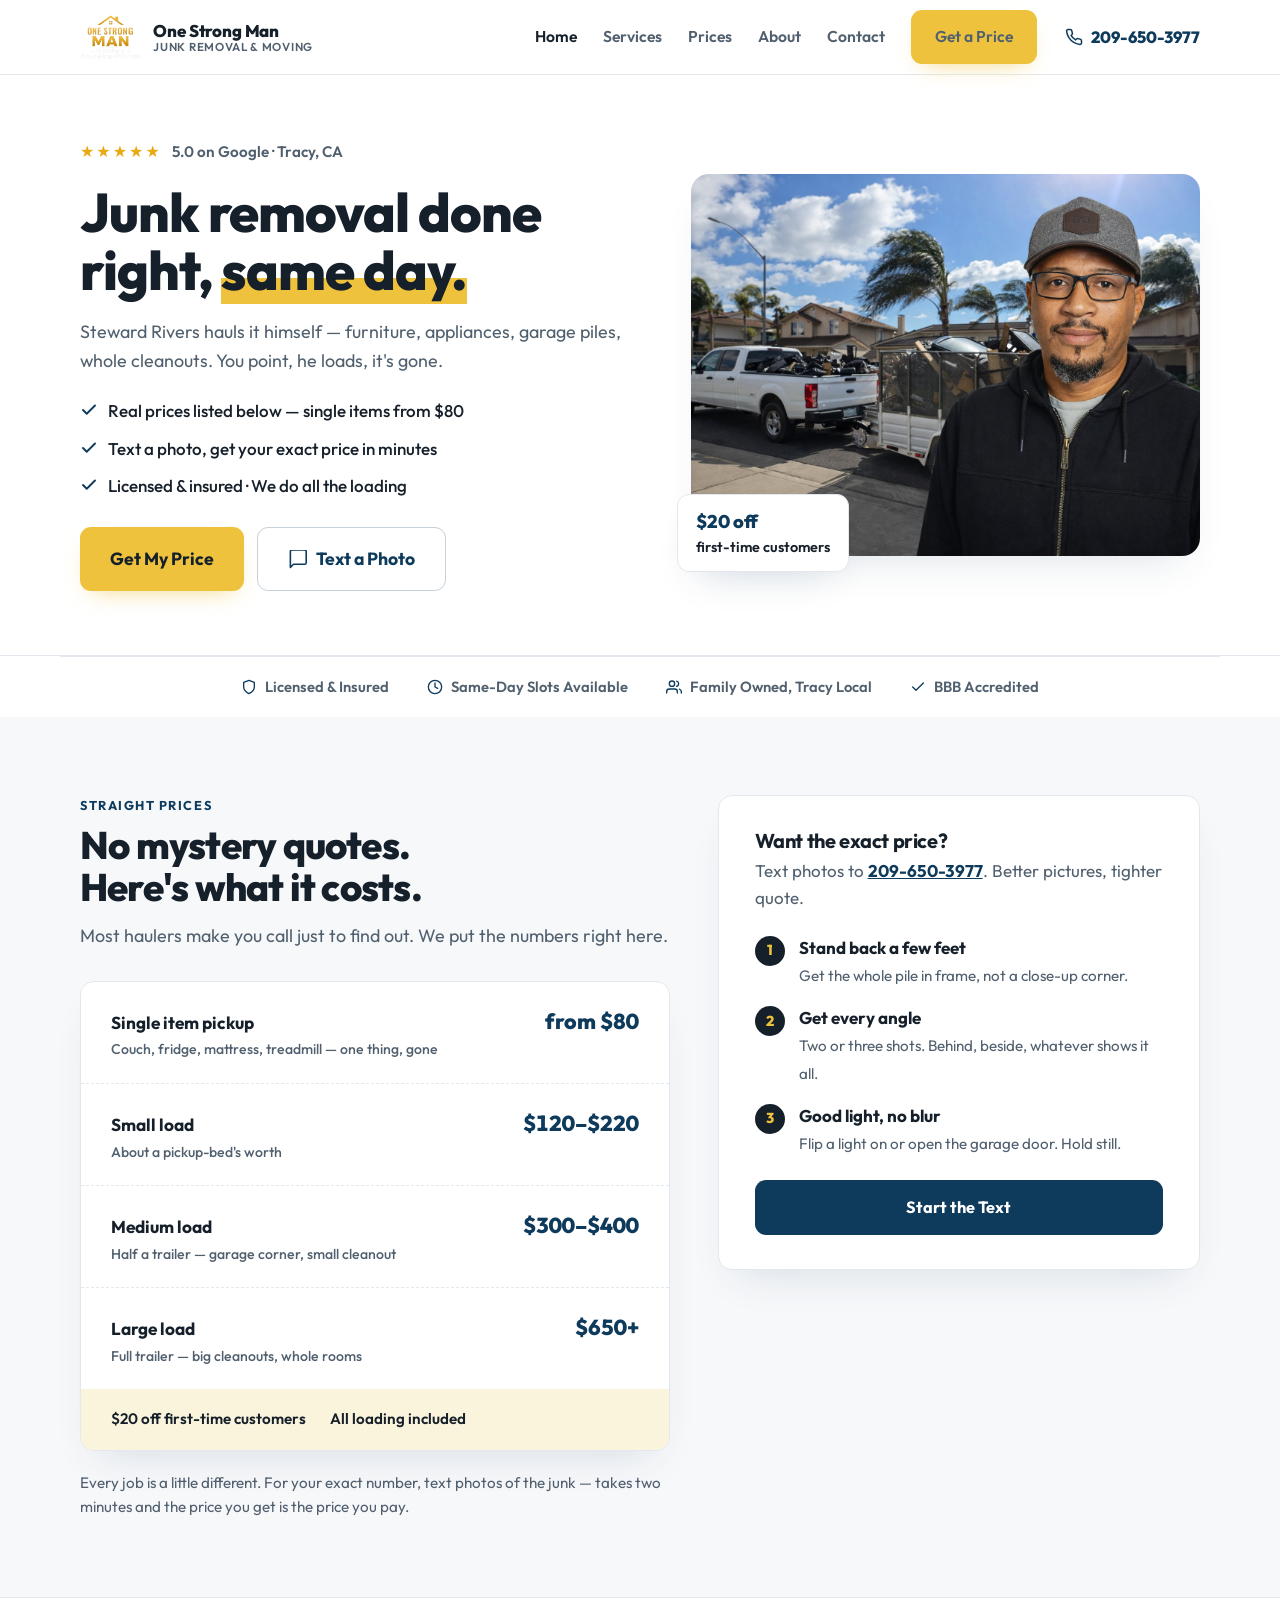
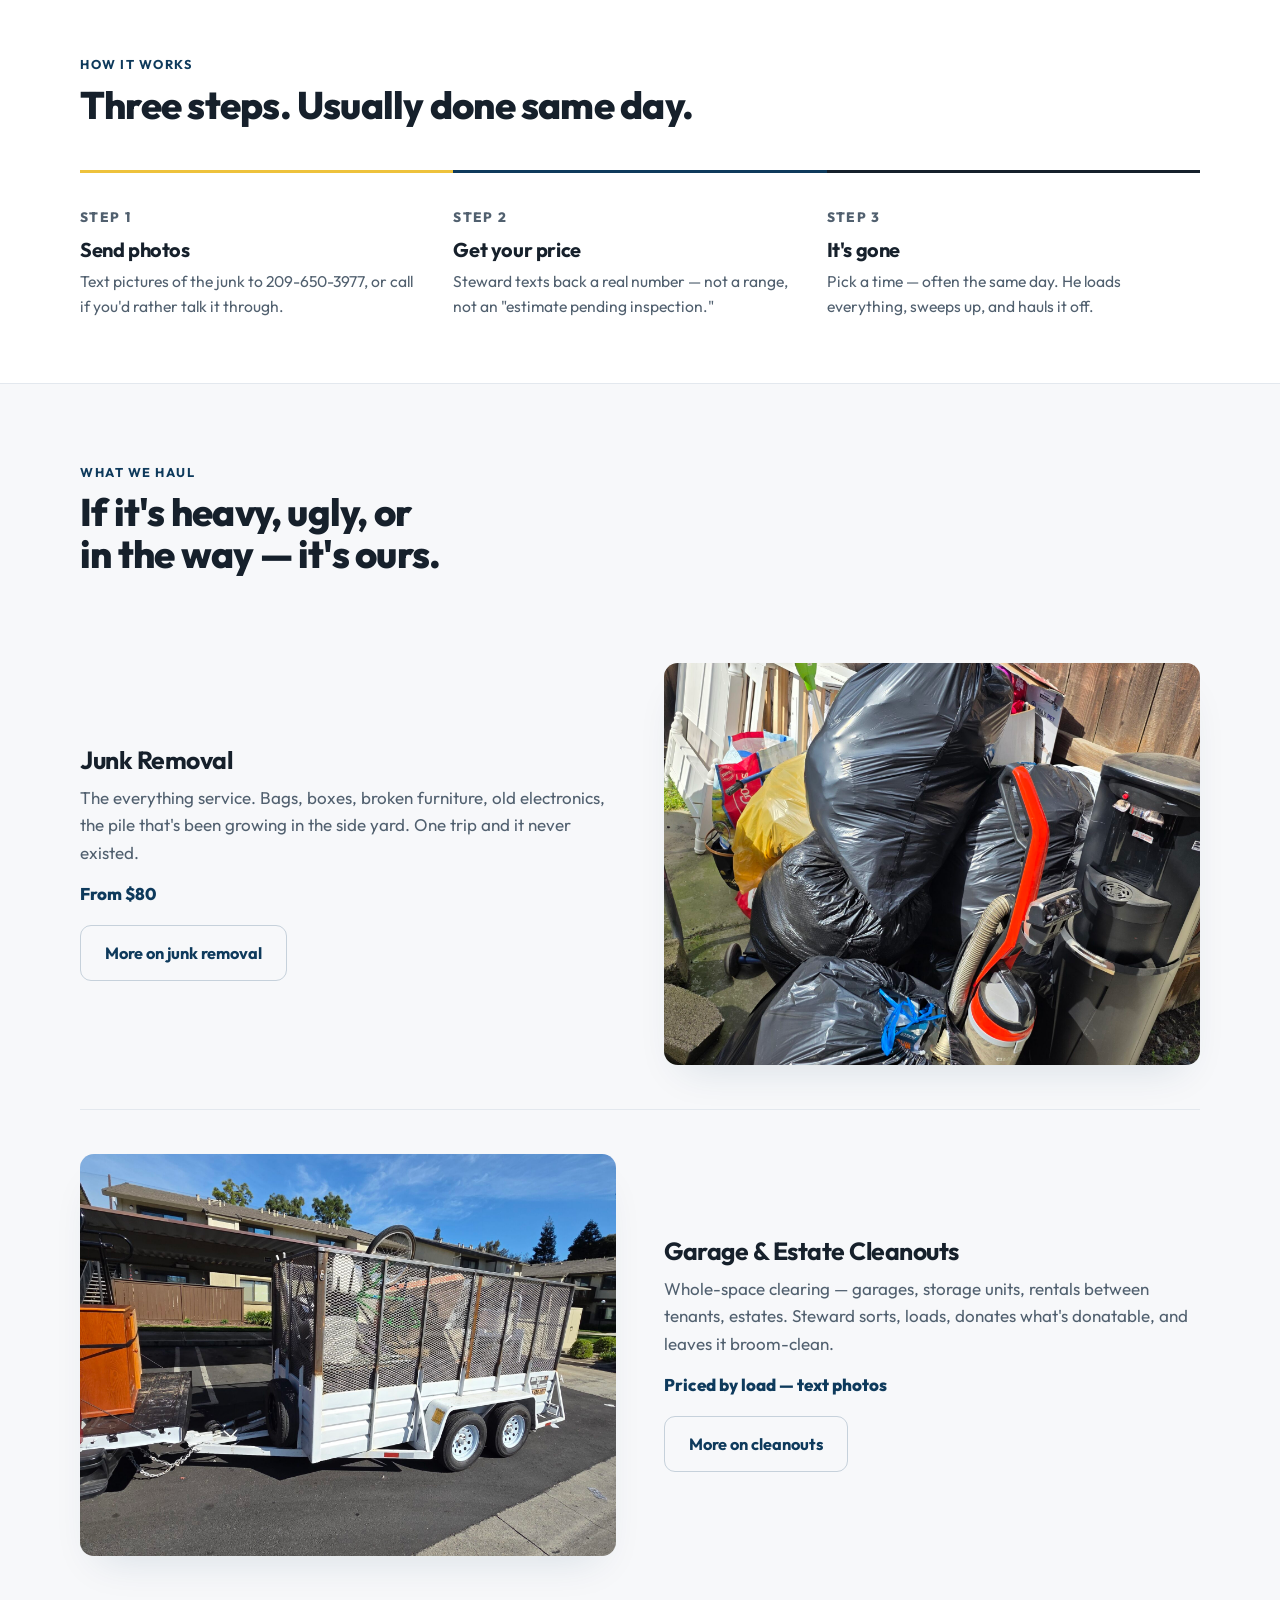
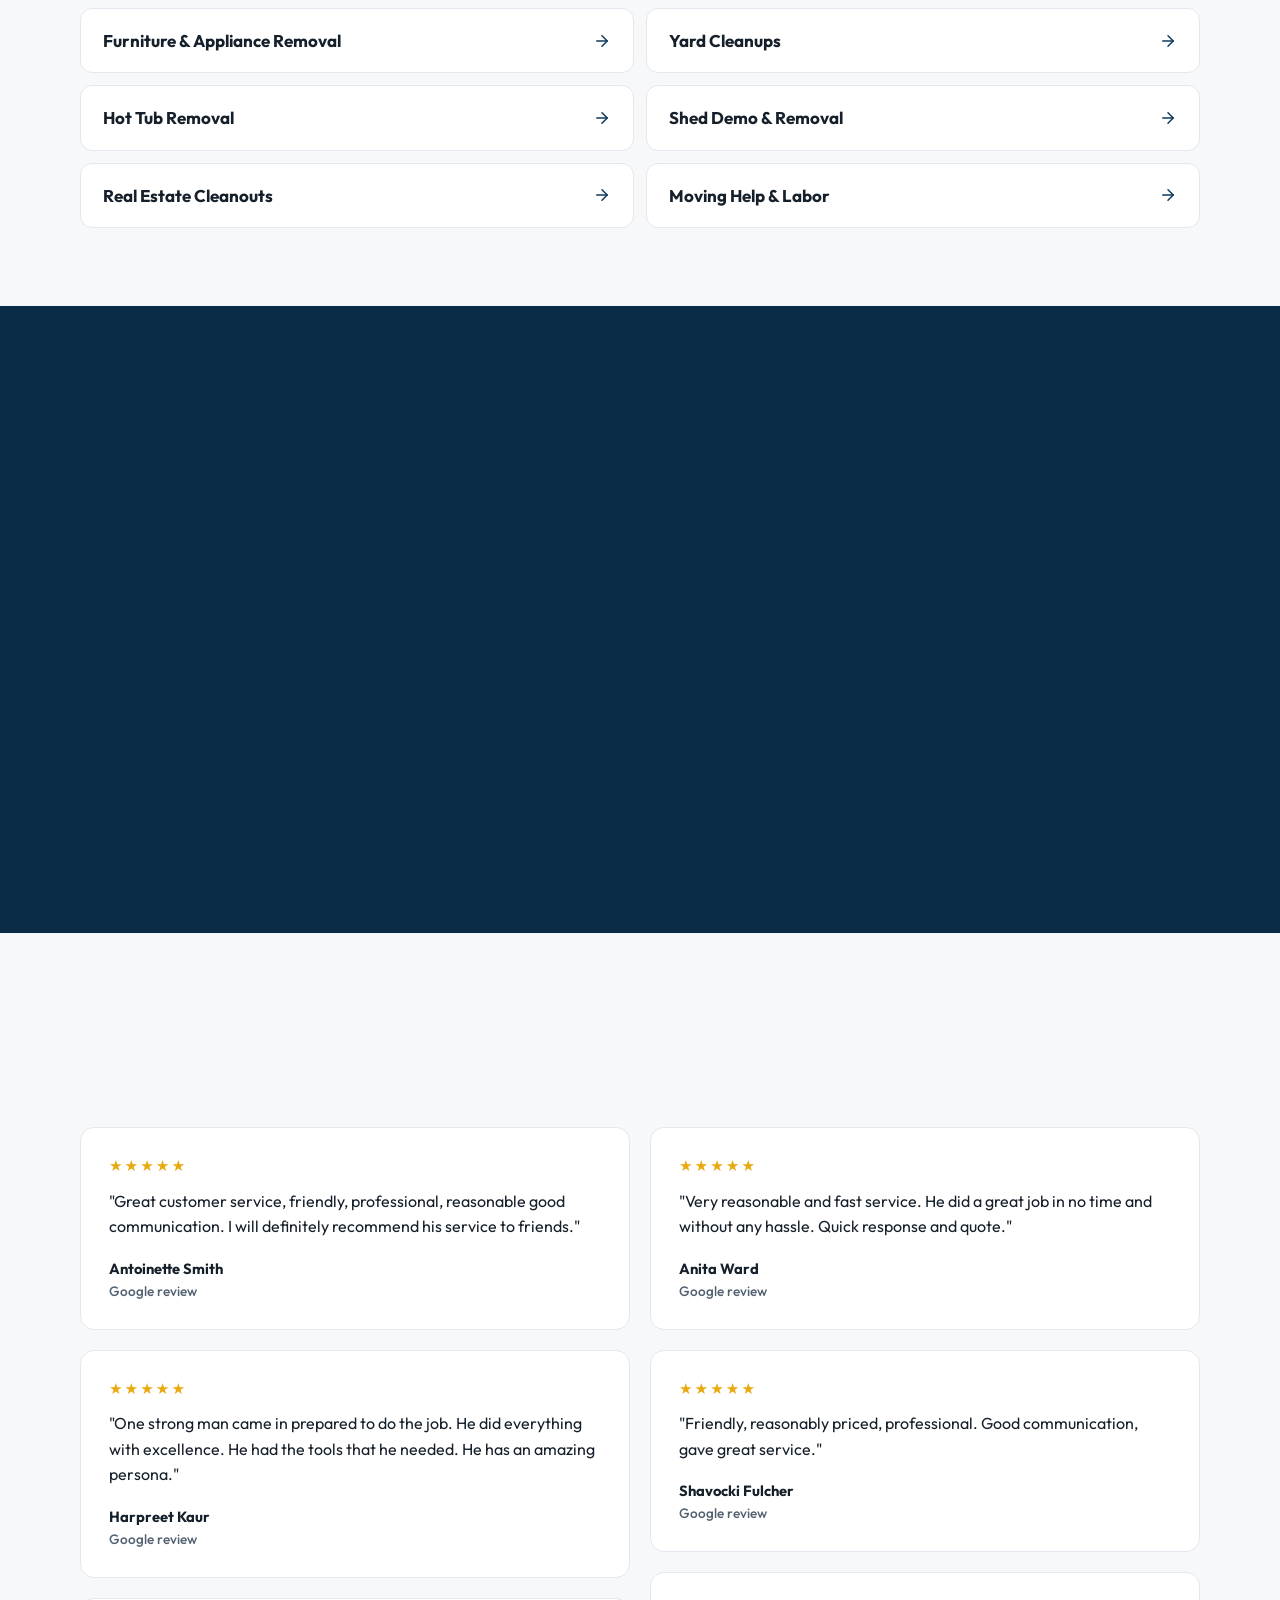
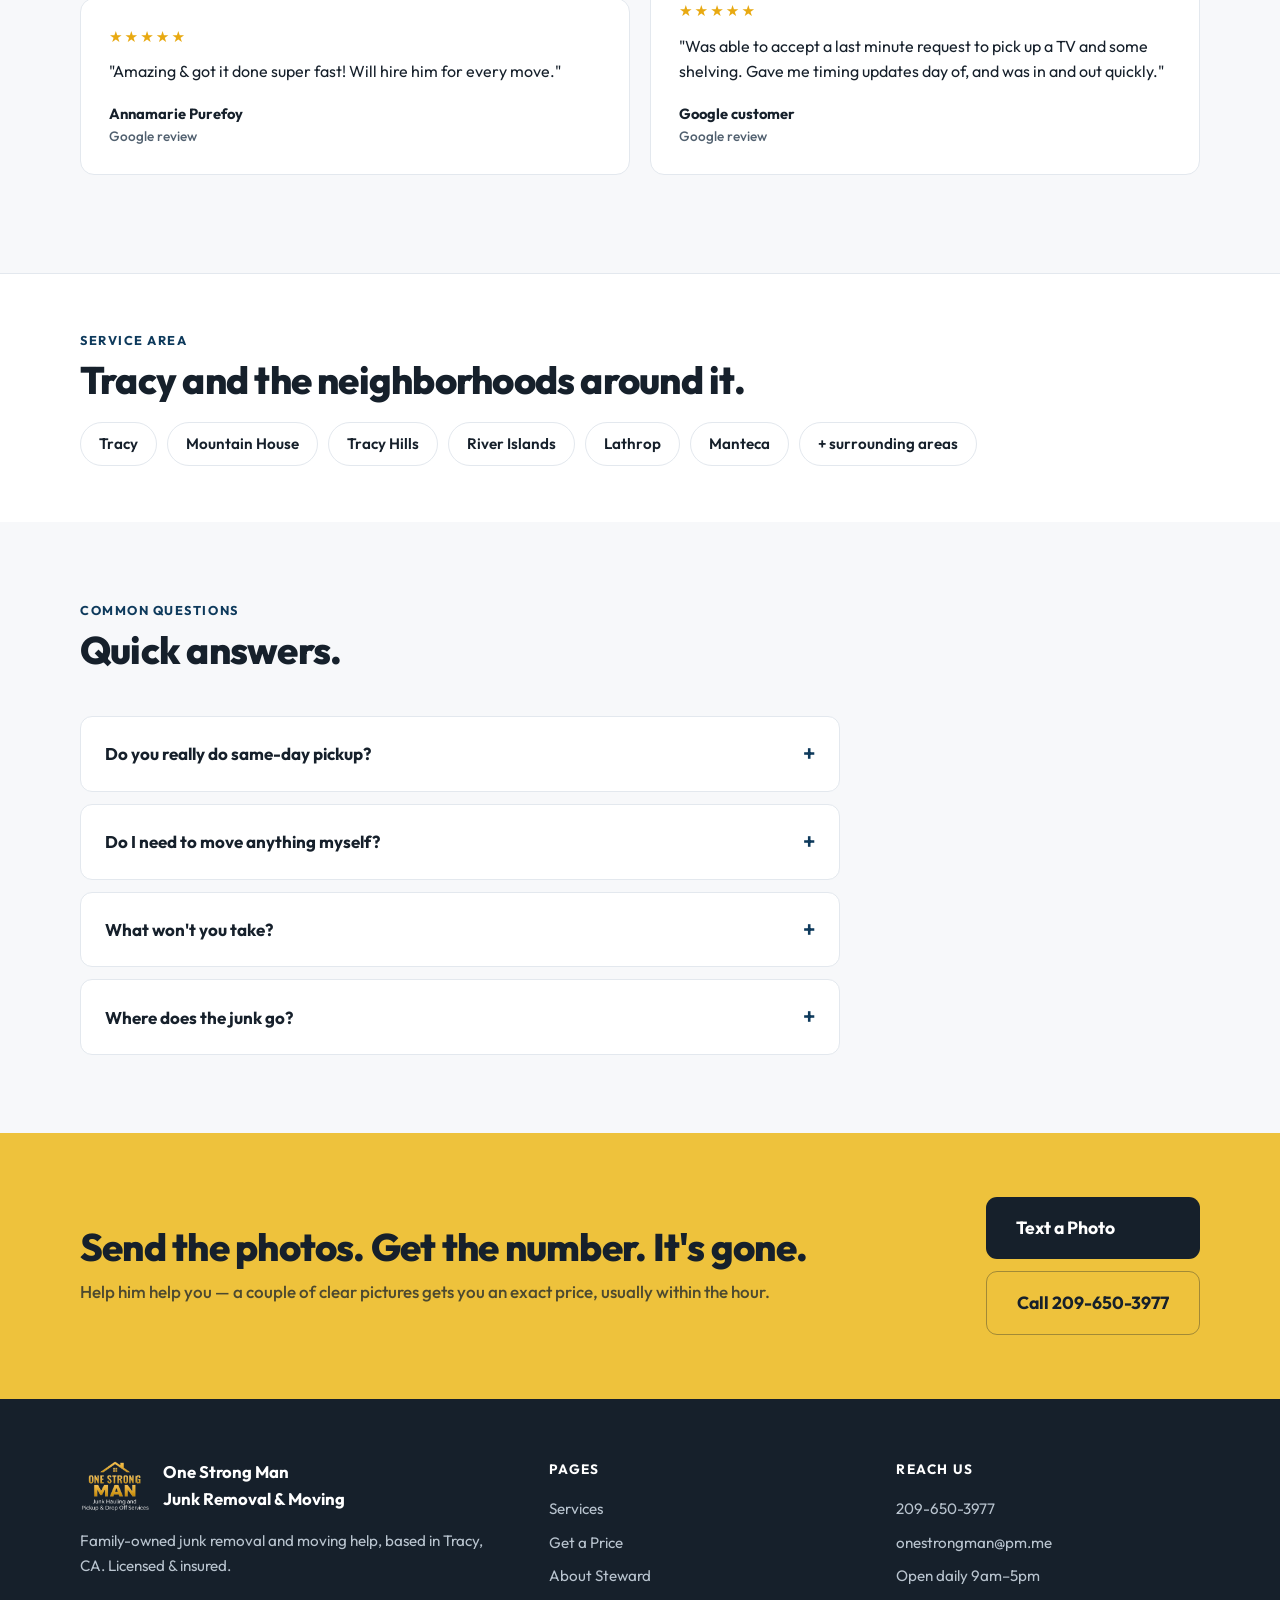
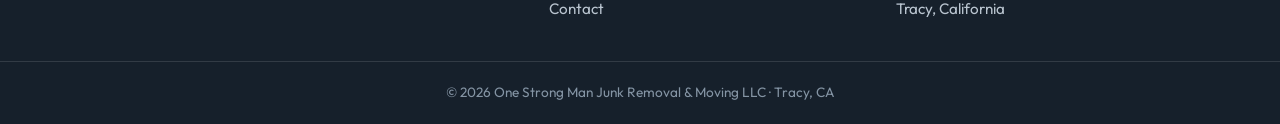
<file: docs/index.html>
<!DOCTYPE html>
<html lang="en">
<head>
<meta charset="UTF-8">
<meta name="viewport" content="width=device-width, initial-scale=1.0">
<title>Junk Removal in Tracy, CA — Same-Day, Upfront Prices | One Strong Man</title>
<meta name="description" content="Same-day junk removal in Tracy, CA with real prices listed upfront. Single items from $80. Text a photo, get your price in minutes. Licensed & insured. Call or text 209-650-3977.">
<link rel="preconnect" href="https://fonts.googleapis.com">
<link rel="preconnect" href="https://fonts.gstatic.com" crossorigin>
<link href="https://fonts.googleapis.com/css2?family=Outfit:wght@400;500;600;700;800&display=swap" rel="stylesheet">
<link rel="stylesheet" href="css/styles.css">
<link rel="icon" type="image/png" href="img/osm-badge.png">
<script type="application/ld+json">
{
  "@context": "https://schema.org",
  "@type": "LocalBusiness",
  "name": "One Strong Man Junk Removal & Moving",
  "image": "img/steward-hero.jpg",
  "url": "https://onestrongman209.com/",
  "telephone": "+1-209-650-3977",
  "email": "onestrongman@pm.me",
  "priceRange": "$80 - $650+",
  "address": { "@type": "PostalAddress", "addressLocality": "Tracy", "addressRegion": "CA", "addressCountry": "US" },
  "areaServed": ["Tracy CA", "Mountain House CA", "Tracy Hills CA", "River Islands CA", "Lathrop CA", "Manteca CA"],
  "openingHoursSpecification": {
    "@type": "OpeningHoursSpecification",
    "dayOfWeek": ["Monday","Tuesday","Wednesday","Thursday","Friday","Saturday","Sunday"],
    "opens": "09:00", "closes": "17:00"
  },
  "founder": { "@type": "Person", "name": "Steward Rivers" },
  "sameAs": ["https://www.instagram.com/1strongman209"]
}
</script>
</head>
<body>

<header class="site-header">
  <div class="wrap">
    <a class="brand" href="index.html">
      <span class="rotating-logo"><img class="badge" src="img/osm-badge.png" alt="One Strong Man LLC badge"></span>
      <span class="brand-text"><strong>One Strong Man</strong><span>Junk Removal &amp; Moving</span></span>
    </a>
    <nav class="site-nav" id="siteNav">
      <a href="index.html" aria-current="page">Home</a>
      <a href="services.html">Services</a>
      <a href="index.html#prices">Prices</a>
      <a href="about.html">About</a>
      <a href="contact.html">Contact</a>
      <a class="btn btn-accent" href="quote.html">Get a Price</a>
    </nav>
    <a class="header-phone" href="tel:+12096503977">
      <svg width="18" height="18" viewBox="0 0 24 24" fill="none" stroke="currentColor" stroke-width="2" stroke-linecap="round" stroke-linejoin="round"><path d="M22 16.92v3a2 2 0 0 1-2.18 2 19.79 19.79 0 0 1-8.63-3.07 19.5 19.5 0 0 1-6-6 19.79 19.79 0 0 1-3.07-8.67A2 2 0 0 1 4.11 2h3a2 2 0 0 1 2 1.72c.127.96.361 1.903.7 2.81a2 2 0 0 1-.45 2.11L8.09 9.91a16 16 0 0 0 6 6l1.27-1.27a2 2 0 0 1 2.11-.45c.907.339 1.85.573 2.81.7A2 2 0 0 1 22 16.92z"/></svg>
      <span class="phone-num">209-650-3977</span>
    </a>
    <button class="nav-toggle" id="navToggle" aria-label="Open menu" aria-expanded="false">
      <svg width="26" height="26" viewBox="0 0 24 24" fill="none" stroke="currentColor" stroke-width="2" stroke-linecap="round"><line x1="3" y1="7" x2="21" y2="7"/><line x1="3" y1="12" x2="21" y2="12"/><line x1="3" y1="17" x2="21" y2="17"/></svg>
    </button>
  </div>
</header>

<section class="hero">
  <div class="wrap">
    <div class="hero-copy">
      <div class="rating"><span class="stars">★★★★★</span> 5.0 on Google · Tracy, CA</div>
      <h1>Junk removal done right, <span class="mark">same day.</span></h1>
      <p class="lead">Steward Rivers hauls it himself — furniture, appliances, garage piles, whole cleanouts. You point, he loads, it's gone.</p>
      <ul class="hero-points">
        <li><svg width="18" height="18" viewBox="0 0 24 24" fill="none" stroke="currentColor" stroke-width="2.5" stroke-linecap="round" stroke-linejoin="round"><polyline points="20 6 9 17 4 12"/></svg>Real prices listed below — single items from $80</li>
        <li><svg width="18" height="18" viewBox="0 0 24 24" fill="none" stroke="currentColor" stroke-width="2.5" stroke-linecap="round" stroke-linejoin="round"><polyline points="20 6 9 17 4 12"/></svg>Text a photo, get your exact price in minutes</li>
        <li><svg width="18" height="18" viewBox="0 0 24 24" fill="none" stroke="currentColor" stroke-width="2.5" stroke-linecap="round" stroke-linejoin="round"><polyline points="20 6 9 17 4 12"/></svg>Licensed &amp; insured · We do all the loading</li>
      </ul>
      <div class="hero-ctas">
        <a class="btn btn-accent btn-lg" href="quote.html">Get My Price</a>
        <a class="btn btn-ghost btn-lg" href="sms:+12096503977?&body=Hi%20Steward%2C%20I%20need%20some%20junk%20gone.%20Photos%20coming%20right%20up.">
          <svg width="19" height="19" viewBox="0 0 24 24" fill="none" stroke="currentColor" stroke-width="2" stroke-linecap="round" stroke-linejoin="round"><path d="M23 19a2 2 0 0 1-2 2H7l-4 4V5a2 2 0 0 1 2-2h16a2 2 0 0 1 2 2z" transform="translate(0 -3)"/></svg>
          Text a Photo
        </a>
      </div>
    </div>
    <div class="hero-media">
      <img src="img/steward-hero.jpg" alt="Steward Rivers with his One Strong Man truck and loaded trailer in Tracy, CA" fetchpriority="high">
      <div class="snap"><strong>$20 off</strong>first-time customers</div>
    </div>
  </div>
</section>

<div class="trust-strip">
  <div class="wrap">
    <span><svg width="16" height="16" viewBox="0 0 24 24" fill="none" stroke="currentColor" stroke-width="2" stroke-linecap="round" stroke-linejoin="round"><path d="M12 22s8-4 8-10V5l-8-3-8 3v7c0 6 8 10 8 10z"/></svg>Licensed &amp; Insured</span>
    <span><svg width="16" height="16" viewBox="0 0 24 24" fill="none" stroke="currentColor" stroke-width="2" stroke-linecap="round" stroke-linejoin="round"><circle cx="12" cy="12" r="10"/><polyline points="12 6 12 12 16 14"/></svg>Same-Day Slots Available</span>
    <span><svg width="16" height="16" viewBox="0 0 24 24" fill="none" stroke="currentColor" stroke-width="2" stroke-linecap="round" stroke-linejoin="round"><path d="M17 21v-2a4 4 0 0 0-4-4H5a4 4 0 0 0-4 4v2"/><circle cx="9" cy="7" r="4"/><path d="M23 21v-2a4 4 0 0 0-3-3.87"/><path d="M16 3.13a4 4 0 0 1 0 7.75"/></svg>Family Owned, Tracy Local</span>
    <span><svg width="16" height="16" viewBox="0 0 24 24" fill="none" stroke="currentColor" stroke-width="2" stroke-linecap="round" stroke-linejoin="round"><polyline points="20 6 9 17 4 12"/></svg>BBB Accredited</span>
  </div>
</div>

<section class="section" id="prices">
  <div class="wrap">
    <div class="price-grid">
      <div class="reveal">
        <span class="kicker">Straight Prices</span>
        <h2>No mystery quotes. Here's what it costs.</h2>
        <p class="lead" style="margin:14px 0 30px;">Most haulers make you call just to find out. We put the numbers right here.</p>
        <div class="price-board">
          <div class="price-row"><div class="price-name">Single item pickup<small>Couch, fridge, mattress, treadmill — one thing, gone</small></div><div class="price-num">from $80</div></div>
          <div class="price-row"><div class="price-name">Small load<small>About a pickup-bed's worth</small></div><div class="price-num">$120–$220</div></div>
          <div class="price-row"><div class="price-name">Medium load<small>Half a trailer — garage corner, small cleanout</small></div><div class="price-num">$300–$400</div></div>
          <div class="price-row"><div class="price-name">Large load<small>Full trailer — big cleanouts, whole rooms</small></div><div class="price-num">$650+</div></div>
          <div class="price-foot"><span>$20 off first-time customers</span><span>All loading included</span></div>
        </div>
        <p class="price-note">Every job is a little different. For your exact number, text photos of the junk — takes two minutes and the price you get is the price you pay.</p>
      </div>
      <div class="price-aside reveal">
        <div class="photo-guide">
          <h3>Want the exact price?</h3>
          <p>Text photos to <a href="sms:+12096503977" style="font-weight:700;color:var(--navy);">209-650-3977</a>. Better pictures, tighter quote.</p>
          <ol class="guide-steps">
            <li><span class="g-num">1</span><div><strong>Stand back a few feet</strong><span>Get the whole pile in frame, not a close-up corner.</span></div></li>
            <li><span class="g-num">2</span><div><strong>Get every angle</strong><span>Two or three shots. Behind, beside, whatever shows it all.</span></div></li>
            <li><span class="g-num">3</span><div><strong>Good light, no blur</strong><span>Flip a light on or open the garage door. Hold still.</span></div></li>
          </ol>
          <a class="btn btn-navy" style="margin-top:24px;width:100%;justify-content:center;" href="sms:+12096503977?&body=Hi%20Steward%2C%20here%20are%20photos%20of%20what%20I%20need%20gone.">Start the Text</a>
        </div>
      </div>
    </div>
  </div>
</section>

<section class="section-tight" style="background:var(--surface);border-top:1px solid var(--line);border-bottom:1px solid var(--line);">
  <div class="wrap">
    <div class="section-head reveal">
      <span class="kicker">How It Works</span>
      <h2>Three steps. Usually done same day.</h2>
    </div>
    <div class="steps reveal">
      <div class="step"><div class="step-num">STEP 1</div><h3>Send photos</h3><p>Text pictures of the junk to 209-650-3977, or call if you'd rather talk it through.</p></div>
      <div class="step"><div class="step-num">STEP 2</div><h3>Get your price</h3><p>Steward texts back a real number — not a range, not an "estimate pending inspection."</p></div>
      <div class="step"><div class="step-num">STEP 3</div><h3>It's gone</h3><p>Pick a time — often the same day. He loads everything, sweeps up, and hauls it off.</p></div>
    </div>
  </div>
</section>

<section class="section">
  <div class="wrap">
    <div class="section-head reveal">
      <span class="kicker">What We Haul</span>
      <h2>If it's heavy, ugly, or in the way — it's ours.</h2>
    </div>
    <div class="svc-feature reveal">
      <div class="svc-media"><img src="img/job-junk-pile.jpg" alt="Pile of bagged junk, furniture and appliances ready for pickup" loading="lazy"></div>
      <div class="svc-copy">
        <h3>Junk Removal</h3>
        <p>The everything service. Bags, boxes, broken furniture, old electronics, the pile that's been growing in the side yard. One trip and it never existed.</p>
        <span class="from">From $80</span>
        <a class="btn btn-ghost" href="services.html#junk-removal">More on junk removal</a>
      </div>
    </div>
    <div class="svc-feature reveal">
      <div class="svc-media"><img src="img/job-trailer-loaded.jpg" alt="One Strong Man trailer loaded with a garage cleanout" loading="lazy"></div>
      <div class="svc-copy">
        <h3>Garage &amp; Estate Cleanouts</h3>
        <p>Whole-space clearing — garages, storage units, rentals between tenants, estates. Steward sorts, loads, donates what's donatable, and leaves it broom-clean.</p>
        <span class="from">Priced by load — text photos</span>
        <a class="btn btn-ghost" href="services.html#garage-cleanouts">More on cleanouts</a>
      </div>
    </div>
    <div class="svc-links reveal">
      <a class="svc-link" href="services.html#furniture-appliance">Furniture &amp; Appliance Removal<svg width="18" height="18" viewBox="0 0 24 24" fill="none" stroke="currentColor" stroke-width="2" stroke-linecap="round" stroke-linejoin="round"><line x1="5" y1="12" x2="19" y2="12"/><polyline points="12 5 19 12 12 19"/></svg></a>
      <a class="svc-link" href="services.html#yard-cleanups">Yard Cleanups<svg width="18" height="18" viewBox="0 0 24 24" fill="none" stroke="currentColor" stroke-width="2" stroke-linecap="round" stroke-linejoin="round"><line x1="5" y1="12" x2="19" y2="12"/><polyline points="12 5 19 12 12 19"/></svg></a>
      <a class="svc-link" href="services.html#hot-tub">Hot Tub Removal<svg width="18" height="18" viewBox="0 0 24 24" fill="none" stroke="currentColor" stroke-width="2" stroke-linecap="round" stroke-linejoin="round"><line x1="5" y1="12" x2="19" y2="12"/><polyline points="12 5 19 12 12 19"/></svg></a>
      <a class="svc-link" href="services.html#shed-demo">Shed Demo &amp; Removal<svg width="18" height="18" viewBox="0 0 24 24" fill="none" stroke="currentColor" stroke-width="2" stroke-linecap="round" stroke-linejoin="round"><line x1="5" y1="12" x2="19" y2="12"/><polyline points="12 5 19 12 12 19"/></svg></a>
      <a class="svc-link" href="services.html#real-estate">Real Estate Cleanouts<svg width="18" height="18" viewBox="0 0 24 24" fill="none" stroke="currentColor" stroke-width="2" stroke-linecap="round" stroke-linejoin="round"><line x1="5" y1="12" x2="19" y2="12"/><polyline points="12 5 19 12 12 19"/></svg></a>
      <a class="svc-link" href="services.html#moving-labor">Moving Help &amp; Labor<svg width="18" height="18" viewBox="0 0 24 24" fill="none" stroke="currentColor" stroke-width="2" stroke-linecap="round" stroke-linejoin="round"><line x1="5" y1="12" x2="19" y2="12"/><polyline points="12 5 19 12 12 19"/></svg></a>
    </div>
  </div>
</section>

<section class="face-section">
  <div class="wrap">
    <div class="reveal">
      <img src="img/steward-family.jpg" alt="Steward Rivers and his wife in front of their loaded One Strong Man truck" loading="lazy">
    </div>
    <div class="reveal">
      <span class="kicker">The Guy Showing Up</span>
      <h2>You've seen the face. It's on the billboard.</h2>
      <p>That's Steward Rivers — the One Strong Man. He's been hauling in the 209 for over a decade, and opened One Strong Man's doors in 2025 with his family behind him. When you book, you're not getting a rotating crew of strangers. You're getting the guy whose name is on the truck.</p>
      <p>Licensed, insured, and the kind of person your grandma would be fine letting into the garage.</p>
      <a class="btn btn-accent" href="about.html">Meet Steward</a>
    </div>
  </div>
</section>

<section class="section">
  <div class="wrap">
    <div class="section-head reveal">
      <span class="kicker">Google Reviews</span>
      <h2>Every review, five stars. All real.</h2>
    </div>
    <div class="reviews-grid reveal">
      <div class="review"><div class="stars">★★★★★</div><p>"Great customer service, friendly, professional, reasonable good communication. I will definitely recommend his service to friends."</p><cite>Antoinette Smith<span>Google review</span></cite></div>
      <div class="review"><div class="stars">★★★★★</div><p>"One strong man came in prepared to do the job. He did everything with excellence. He had the tools that he needed. He has an amazing persona."</p><cite>Harpreet Kaur<span>Google review</span></cite></div>
      <div class="review"><div class="stars">★★★★★</div><p>"Amazing &amp; got it done super fast! Will hire him for every move."</p><cite>Annamarie Purefoy<span>Google review</span></cite></div>
      <div class="review"><div class="stars">★★★★★</div><p>"Very reasonable and fast service. He did a great job in no time and without any hassle. Quick response and quote."</p><cite>Anita Ward<span>Google review</span></cite></div>
      <div class="review"><div class="stars">★★★★★</div><p>"Friendly, reasonably priced, professional. Good communication, gave great service."</p><cite>Shavocki Fulcher<span>Google review</span></cite></div>
      <div class="review"><div class="stars">★★★★★</div><p>"Was able to accept a last minute request to pick up a TV and some shelving. Gave me timing updates day of, and was in and out quickly."</p><cite>Google customer<span>Google review</span></cite></div>
    </div>
  </div>
</section>

<section class="section-tight" style="background:var(--surface);border-top:1px solid var(--line);">
  <div class="wrap">
    <div class="reveal">
      <span class="kicker">Service Area</span>
      <h2>Tracy and the neighborhoods around it.</h2>
      <div class="area-list">
        <span>Tracy</span><span>Mountain House</span><span>Tracy Hills</span><span>River Islands</span><span>Lathrop</span><span>Manteca</span><span>+ surrounding areas</span>
      </div>
    </div>
  </div>
</section>

<section class="section">
  <div class="wrap">
    <div class="section-head reveal">
      <span class="kicker">Common Questions</span>
      <h2>Quick answers.</h2>
    </div>
    <div class="faq reveal">
      <details>
        <summary>Do you really do same-day pickup?</summary>
        <p>Yes, when slots are open — and they often are. Text your photos in the morning and there's a good chance the junk is gone by dinner. Weekends included.</p>
      </details>
      <details>
        <summary>Do I need to move anything myself?</summary>
        <p>No. Loading is the job. Point at it from the couch if you want — garage, backyard, upstairs bedroom, wherever it sits.</p>
      </details>
      <details>
        <summary>What won't you take?</summary>
        <p>Hazardous materials — paint, chemicals, asbestos, that kind of thing. Almost everything else is fair game. Not sure? Text a photo and ask.</p>
      </details>
      <details>
        <summary>Where does the junk go?</summary>
        <p>Usable stuff gets donated when possible. The rest goes to proper disposal and recycling — not dumped somewhere in the county.</p>
      </details>
    </div>
  </div>
</section>

<section class="cta-band">
  <div class="wrap">
    <div class="reveal">
      <h2>Send the photos. Get the number. It's gone.</h2>
      <p>Help him help you — a couple of clear pictures gets you an exact price, usually within the hour.</p>
    </div>
    <div class="cta-actions reveal">
      <a class="btn btn-navy btn-lg" href="sms:+12096503977?&body=Hi%20Steward%2C%20here%20are%20photos%20of%20what%20I%20need%20gone.">Text a Photo</a>
      <a class="btn btn-ghost btn-lg" href="tel:+12096503977">Call 209-650-3977</a>
    </div>
  </div>
</section>

<footer class="site-footer">
  <div class="wrap">
    <div>
      <div class="foot-brand"><img src="img/osm-badge.png" alt=""><strong>One Strong Man<br>Junk Removal &amp; Moving</strong></div>
      <p>Family-owned junk removal and moving help, based in Tracy, CA. Licensed &amp; insured.</p>
    </div>
    <div>
      <h4>Pages</h4>
      <ul>
        <li><a href="services.html">Services</a></li>
        <li><a href="quote.html">Get a Price</a></li>
        <li><a href="about.html">About Steward</a></li>
        <li><a href="contact.html">Contact</a></li>
      </ul>
    </div>
    <div>
      <h4>Reach Us</h4>
      <ul>
        <li><a href="tel:+12096503977">209-650-3977</a></li>
        <li><a href="mailto:onestrongman@pm.me">onestrongman@pm.me</a></li>
        <li>Open daily 9am–5pm</li>
        <li>Tracy, California</li>
      </ul>
    </div>
  </div>
  <div class="legal">© <span id="year"></span> One Strong Man Junk Removal &amp; Moving LLC · Tracy, CA</div>
</footer>

<div class="mobile-bar">
  <a class="m-call" href="tel:+12096503977">
    <svg width="17" height="17" viewBox="0 0 24 24" fill="none" stroke="currentColor" stroke-width="2" stroke-linecap="round" stroke-linejoin="round"><path d="M22 16.92v3a2 2 0 0 1-2.18 2 19.79 19.79 0 0 1-8.63-3.07 19.5 19.5 0 0 1-6-6 19.79 19.79 0 0 1-3.07-8.67A2 2 0 0 1 4.11 2h3a2 2 0 0 1 2 1.72c.127.96.361 1.903.7 2.81a2 2 0 0 1-.45 2.11L8.09 9.91a16 16 0 0 0 6 6l1.27-1.27a2 2 0 0 1 2.11-.45c.907.339 1.85.573 2.81.7A2 2 0 0 1 22 16.92z"/></svg>
    Call Now
  </a>
  <a class="m-text" href="sms:+12096503977?&body=Hi%20Steward%2C%20I%20need%20some%20junk%20gone.%20Photos%20coming%20right%20up.">
    <svg width="17" height="17" viewBox="0 0 24 24" fill="none" stroke="currentColor" stroke-width="2" stroke-linecap="round" stroke-linejoin="round"><path d="M21 15a2 2 0 0 1-2 2H7l-4 4V5a2 2 0 0 1 2-2h14a2 2 0 0 1 2 2z"/></svg>
    Text a Photo
  </a>
</div>

<script src="js/main.js"></script>
</body>
</html>
</file>
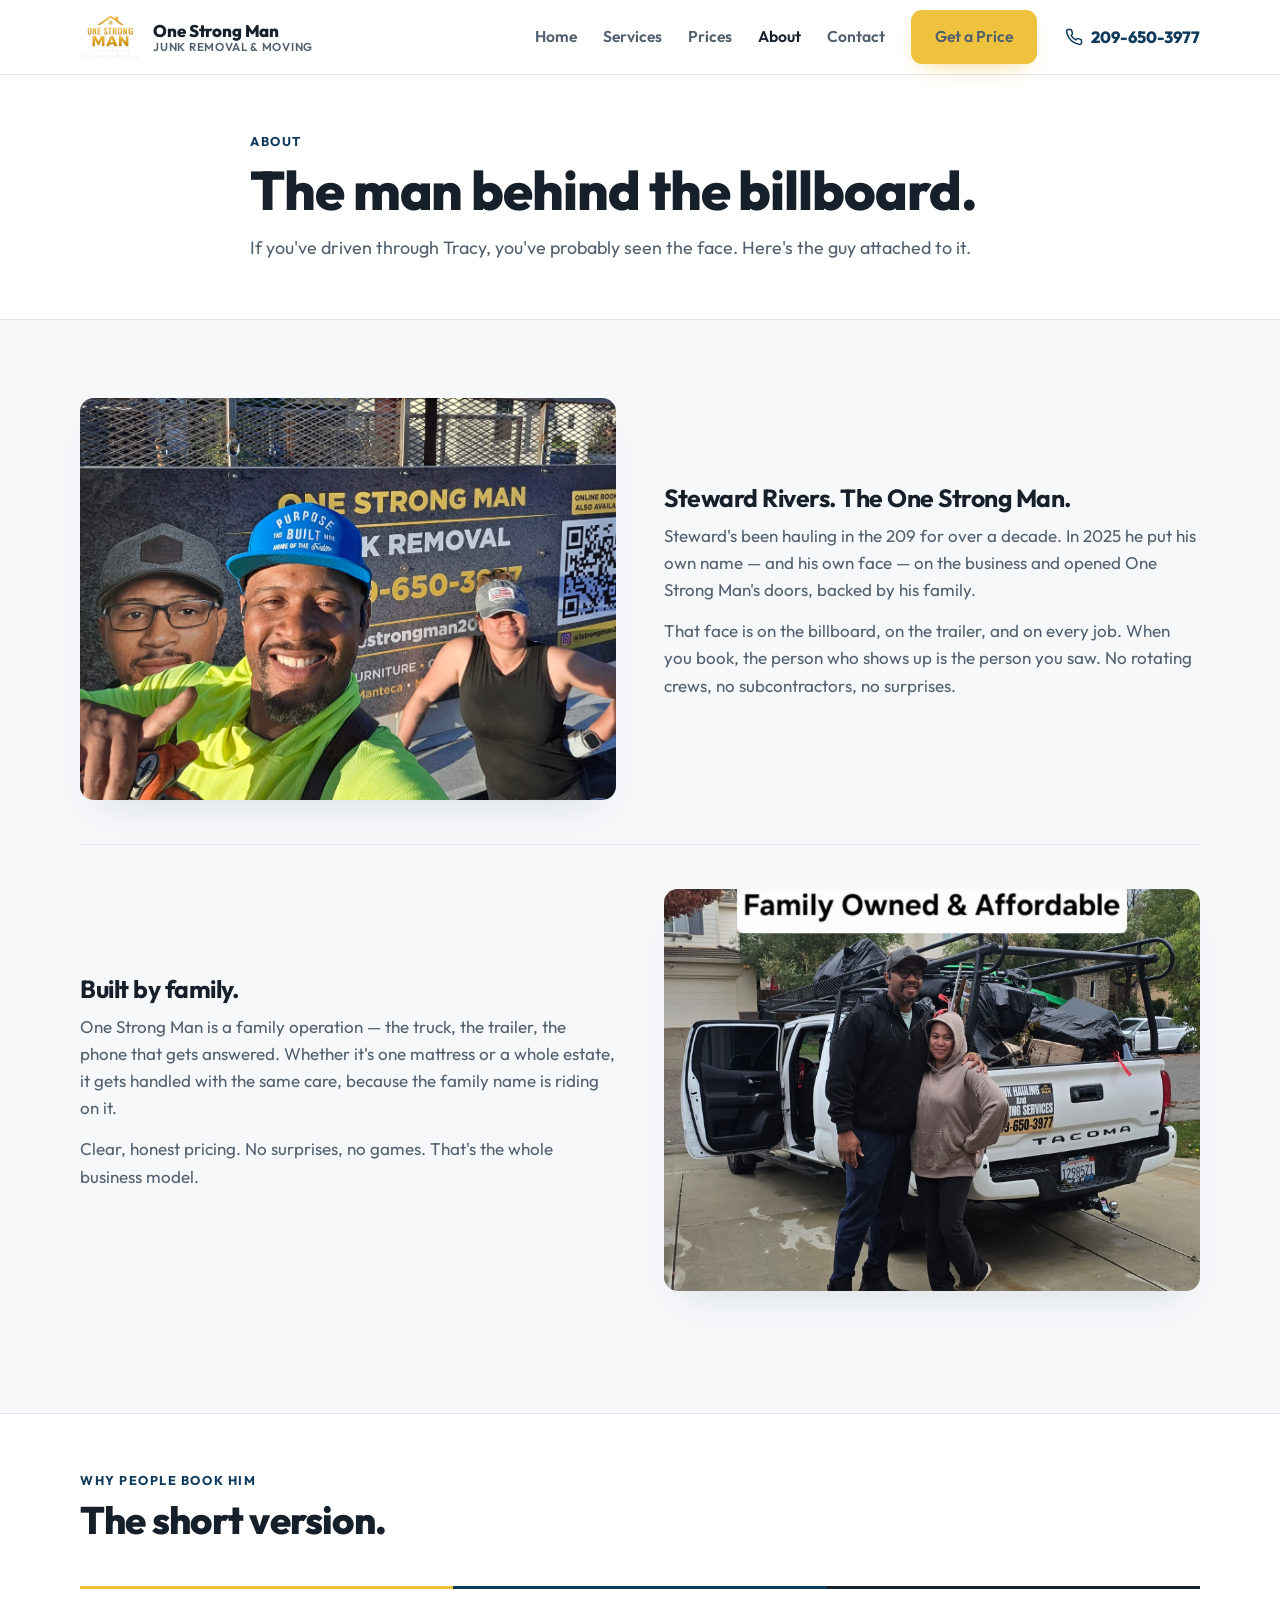
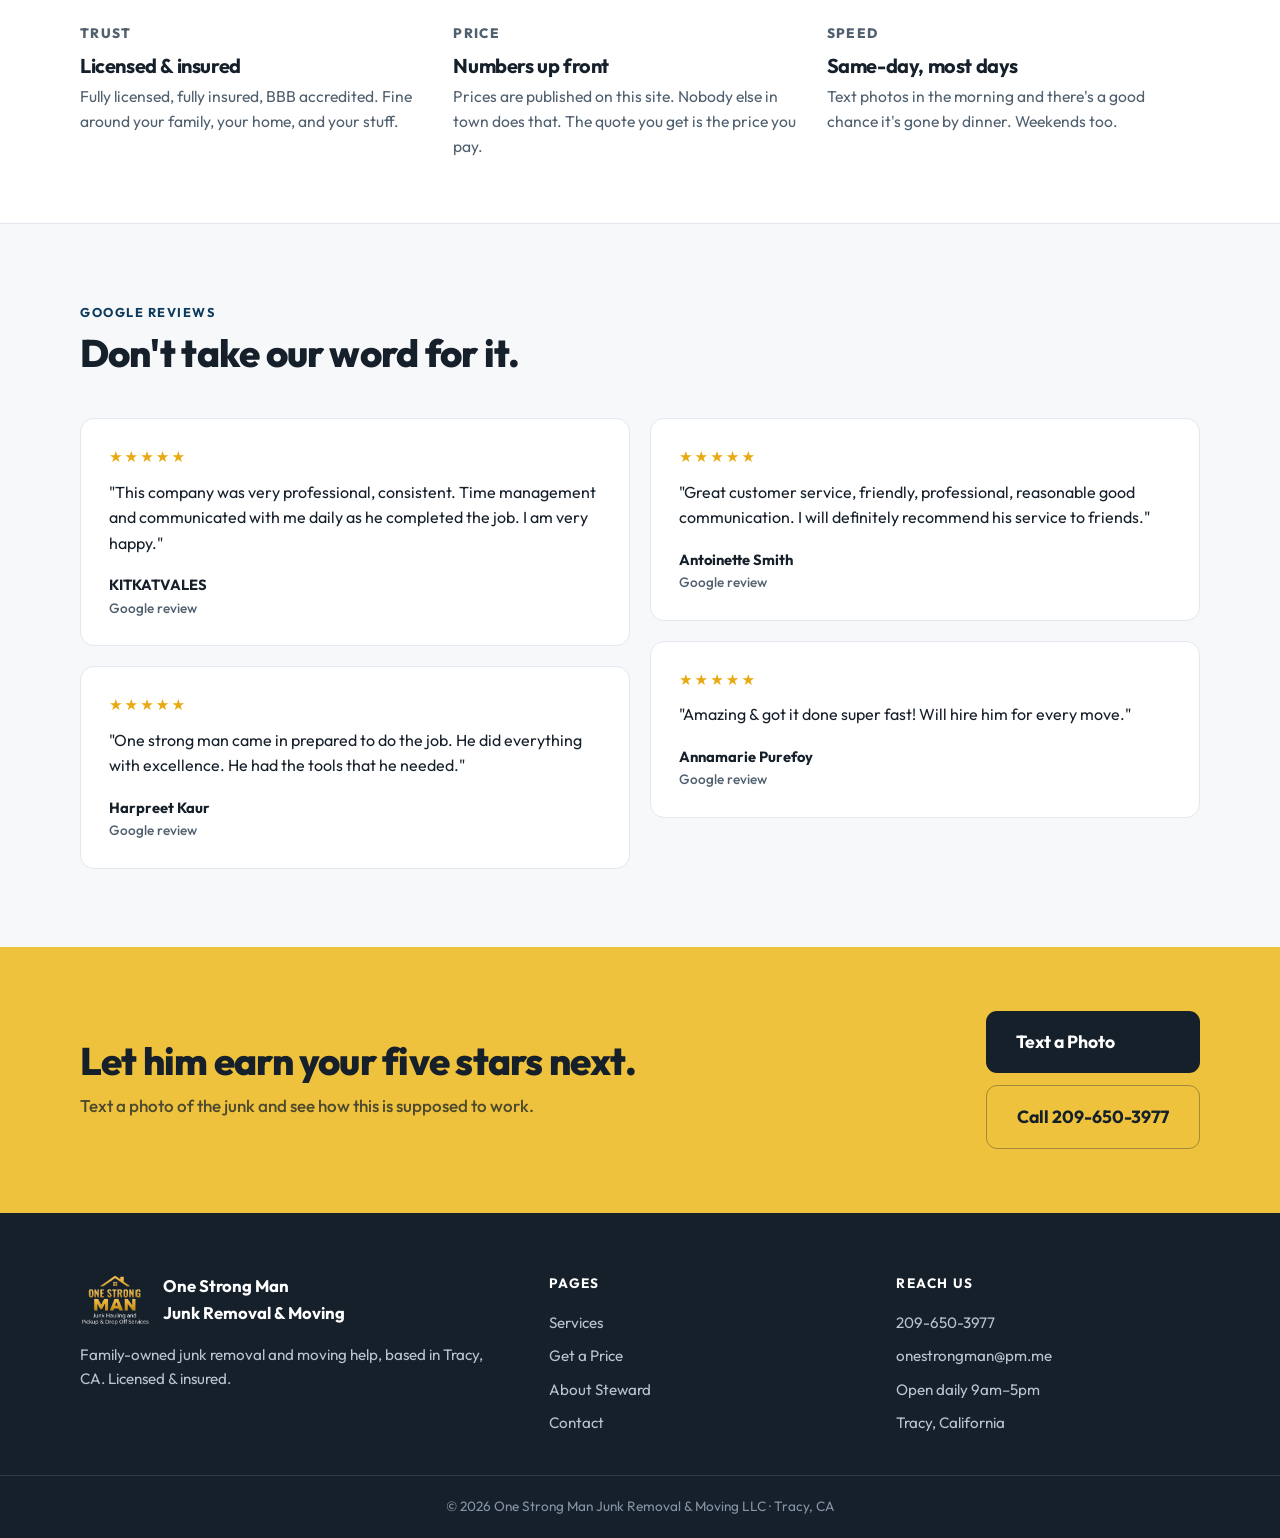
<file: docs/about.html>
<!DOCTYPE html>
<html lang="en">
<head>
<meta charset="UTF-8">
<meta name="viewport" content="width=device-width, initial-scale=1.0">
<title>About Steward Rivers — One Strong Man Junk Removal, Tracy CA</title>
<meta name="description" content="Meet Steward Rivers, the One Strong Man. Family-owned junk removal in Tracy, CA — over a decade of hauling in the 209, licensed & insured.">
<link rel="preconnect" href="https://fonts.googleapis.com">
<link rel="preconnect" href="https://fonts.gstatic.com" crossorigin>
<link href="https://fonts.googleapis.com/css2?family=Outfit:wght@400;500;600;700;800&display=swap" rel="stylesheet">
<link rel="stylesheet" href="css/styles.css">
<link rel="icon" type="image/png" href="img/osm-badge.png">
</head>
<body>

<header class="site-header">
  <div class="wrap">
    <a class="brand" href="index.html">
      <span class="rotating-logo"><img class="badge" src="img/osm-badge.png" alt="One Strong Man LLC badge"></span>
      <span class="brand-text"><strong>One Strong Man</strong><span>Junk Removal &amp; Moving</span></span>
    </a>
    <nav class="site-nav" id="siteNav">
      <a href="index.html">Home</a>
      <a href="services.html">Services</a>
      <a href="index.html#prices">Prices</a>
      <a href="about.html" aria-current="page">About</a>
      <a href="contact.html">Contact</a>
      <a class="btn btn-accent" href="quote.html">Get a Price</a>
    </nav>
    <a class="header-phone" href="tel:+12096503977">
      <svg width="18" height="18" viewBox="0 0 24 24" fill="none" stroke="currentColor" stroke-width="2" stroke-linecap="round" stroke-linejoin="round"><path d="M22 16.92v3a2 2 0 0 1-2.18 2 19.79 19.79 0 0 1-8.63-3.07 19.5 19.5 0 0 1-6-6 19.79 19.79 0 0 1-3.07-8.67A2 2 0 0 1 4.11 2h3a2 2 0 0 1 2 1.72c.127.96.361 1.903.7 2.81a2 2 0 0 1-.45 2.11L8.09 9.91a16 16 0 0 0 6 6l1.27-1.27a2 2 0 0 1 2.11-.45c.907.339 1.85.573 2.81.7A2 2 0 0 1 22 16.92z"/></svg>
      <span class="phone-num">209-650-3977</span>
    </a>
    <button class="nav-toggle" id="navToggle" aria-label="Open menu" aria-expanded="false">
      <svg width="26" height="26" viewBox="0 0 24 24" fill="none" stroke="currentColor" stroke-width="2" stroke-linecap="round"><line x1="3" y1="7" x2="21" y2="7"/><line x1="3" y1="12" x2="21" y2="12"/><line x1="3" y1="17" x2="21" y2="17"/></svg>
    </button>
  </div>
</header>

<section class="page-hero">
  <div class="wrap">
    <span class="kicker">About</span>
    <h1>The man behind the billboard.</h1>
    <p class="lead">If you've driven through Tracy, you've probably seen the face. Here's the guy attached to it.</p>
  </div>
</section>

<section class="section">
  <div class="wrap">
    <div class="svc-feature reveal" style="border:none;padding-top:0;">
      <div class="svc-media"><img src="img/steward-trailer.jpg" alt="Steward Rivers in front of his One Strong Man trailer, with his face printed on the side" loading="lazy"></div>
      <div class="svc-copy">
        <h3>Steward Rivers. The One Strong Man.</h3>
        <p>Steward's been hauling in the 209 for over a decade. In 2025 he put his own name — and his own face — on the business and opened One Strong Man's doors, backed by his family.</p>
        <p>That face is on the billboard, on the trailer, and on every job. When you book, the person who shows up is the person you saw. No rotating crews, no subcontractors, no surprises.</p>
      </div>
    </div>
    <div class="svc-feature reveal">
      <div class="svc-media"><img src="img/steward-family.jpg" alt="Steward and his wife in front of their loaded truck — family owned and affordable" loading="lazy"></div>
      <div class="svc-copy">
        <h3>Built by family.</h3>
        <p>One Strong Man is a family operation — the truck, the trailer, the phone that gets answered. Whether it's one mattress or a whole estate, it gets handled with the same care, because the family name is riding on it.</p>
        <p>Clear, honest pricing. No surprises, no games. That's the whole business model.</p>
      </div>
    </div>
  </div>
</section>

<section class="section-tight" style="background:var(--surface);border-top:1px solid var(--line);border-bottom:1px solid var(--line);">
  <div class="wrap">
    <div class="section-head reveal">
      <span class="kicker">Why People Book Him</span>
      <h2>The short version.</h2>
    </div>
    <div class="steps reveal">
      <div class="step"><div class="step-num">TRUST</div><h3>Licensed &amp; insured</h3><p>Fully licensed, fully insured, BBB accredited. Fine around your family, your home, and your stuff.</p></div>
      <div class="step"><div class="step-num">PRICE</div><h3>Numbers up front</h3><p>Prices are published on this site. Nobody else in town does that. The quote you get is the price you pay.</p></div>
      <div class="step"><div class="step-num">SPEED</div><h3>Same-day, most days</h3><p>Text photos in the morning and there's a good chance it's gone by dinner. Weekends too.</p></div>
    </div>
  </div>
</section>

<section class="section">
  <div class="wrap">
    <div class="section-head reveal">
      <span class="kicker">Google Reviews</span>
      <h2>Don't take our word for it.</h2>
    </div>
    <div class="reviews-grid reveal">
      <div class="review"><div class="stars">★★★★★</div><p>"This company was very professional, consistent. Time management and communicated with me daily as he completed the job. I am very happy."</p><cite>KITKATVALES<span>Google review</span></cite></div>
      <div class="review"><div class="stars">★★★★★</div><p>"One strong man came in prepared to do the job. He did everything with excellence. He had the tools that he needed."</p><cite>Harpreet Kaur<span>Google review</span></cite></div>
      <div class="review"><div class="stars">★★★★★</div><p>"Great customer service, friendly, professional, reasonable good communication. I will definitely recommend his service to friends."</p><cite>Antoinette Smith<span>Google review</span></cite></div>
      <div class="review"><div class="stars">★★★★★</div><p>"Amazing &amp; got it done super fast! Will hire him for every move."</p><cite>Annamarie Purefoy<span>Google review</span></cite></div>
    </div>
  </div>
</section>

<section class="cta-band">
  <div class="wrap">
    <div class="reveal">
      <h2>Let him earn your five stars next.</h2>
      <p>Text a photo of the junk and see how this is supposed to work.</p>
    </div>
    <div class="cta-actions reveal">
      <a class="btn btn-navy btn-lg" href="sms:+12096503977?&body=Hi%20Steward%2C%20here%20are%20photos%20of%20what%20I%20need%20gone.">Text a Photo</a>
      <a class="btn btn-ghost btn-lg" href="tel:+12096503977">Call 209-650-3977</a>
    </div>
  </div>
</section>

<footer class="site-footer">
  <div class="wrap">
    <div>
      <div class="foot-brand"><img src="img/osm-badge.png" alt=""><strong>One Strong Man<br>Junk Removal &amp; Moving</strong></div>
      <p>Family-owned junk removal and moving help, based in Tracy, CA. Licensed &amp; insured.</p>
    </div>
    <div>
      <h4>Pages</h4>
      <ul>
        <li><a href="services.html">Services</a></li>
        <li><a href="quote.html">Get a Price</a></li>
        <li><a href="about.html">About Steward</a></li>
        <li><a href="contact.html">Contact</a></li>
      </ul>
    </div>
    <div>
      <h4>Reach Us</h4>
      <ul>
        <li><a href="tel:+12096503977">209-650-3977</a></li>
        <li><a href="mailto:onestrongman@pm.me">onestrongman@pm.me</a></li>
        <li>Open daily 9am–5pm</li>
        <li>Tracy, California</li>
      </ul>
    </div>
  </div>
  <div class="legal">© <span id="year"></span> One Strong Man Junk Removal &amp; Moving LLC · Tracy, CA</div>
</footer>

<div class="mobile-bar">
  <a class="m-call" href="tel:+12096503977">
    <svg width="17" height="17" viewBox="0 0 24 24" fill="none" stroke="currentColor" stroke-width="2" stroke-linecap="round" stroke-linejoin="round"><path d="M22 16.92v3a2 2 0 0 1-2.18 2 19.79 19.79 0 0 1-8.63-3.07 19.5 19.5 0 0 1-6-6 19.79 19.79 0 0 1-3.07-8.67A2 2 0 0 1 4.11 2h3a2 2 0 0 1 2 1.72c.127.96.361 1.903.7 2.81a2 2 0 0 1-.45 2.11L8.09 9.91a16 16 0 0 0 6 6l1.27-1.27a2 2 0 0 1 2.11-.45c.907.339 1.85.573 2.81.7A2 2 0 0 1 22 16.92z"/></svg>
    Call Now
  </a>
  <a class="m-text" href="sms:+12096503977?&body=Hi%20Steward%2C%20here%20are%20photos%20of%20what%20I%20need%20gone.">
    <svg width="17" height="17" viewBox="0 0 24 24" fill="none" stroke="currentColor" stroke-width="2" stroke-linecap="round" stroke-linejoin="round"><path d="M21 15a2 2 0 0 1-2 2H7l-4 4V5a2 2 0 0 1 2-2h14a2 2 0 0 1 2 2z"/></svg>
    Text a Photo
  </a>
</div>

<script src="js/main.js"></script>
</body>
</html>
</file>
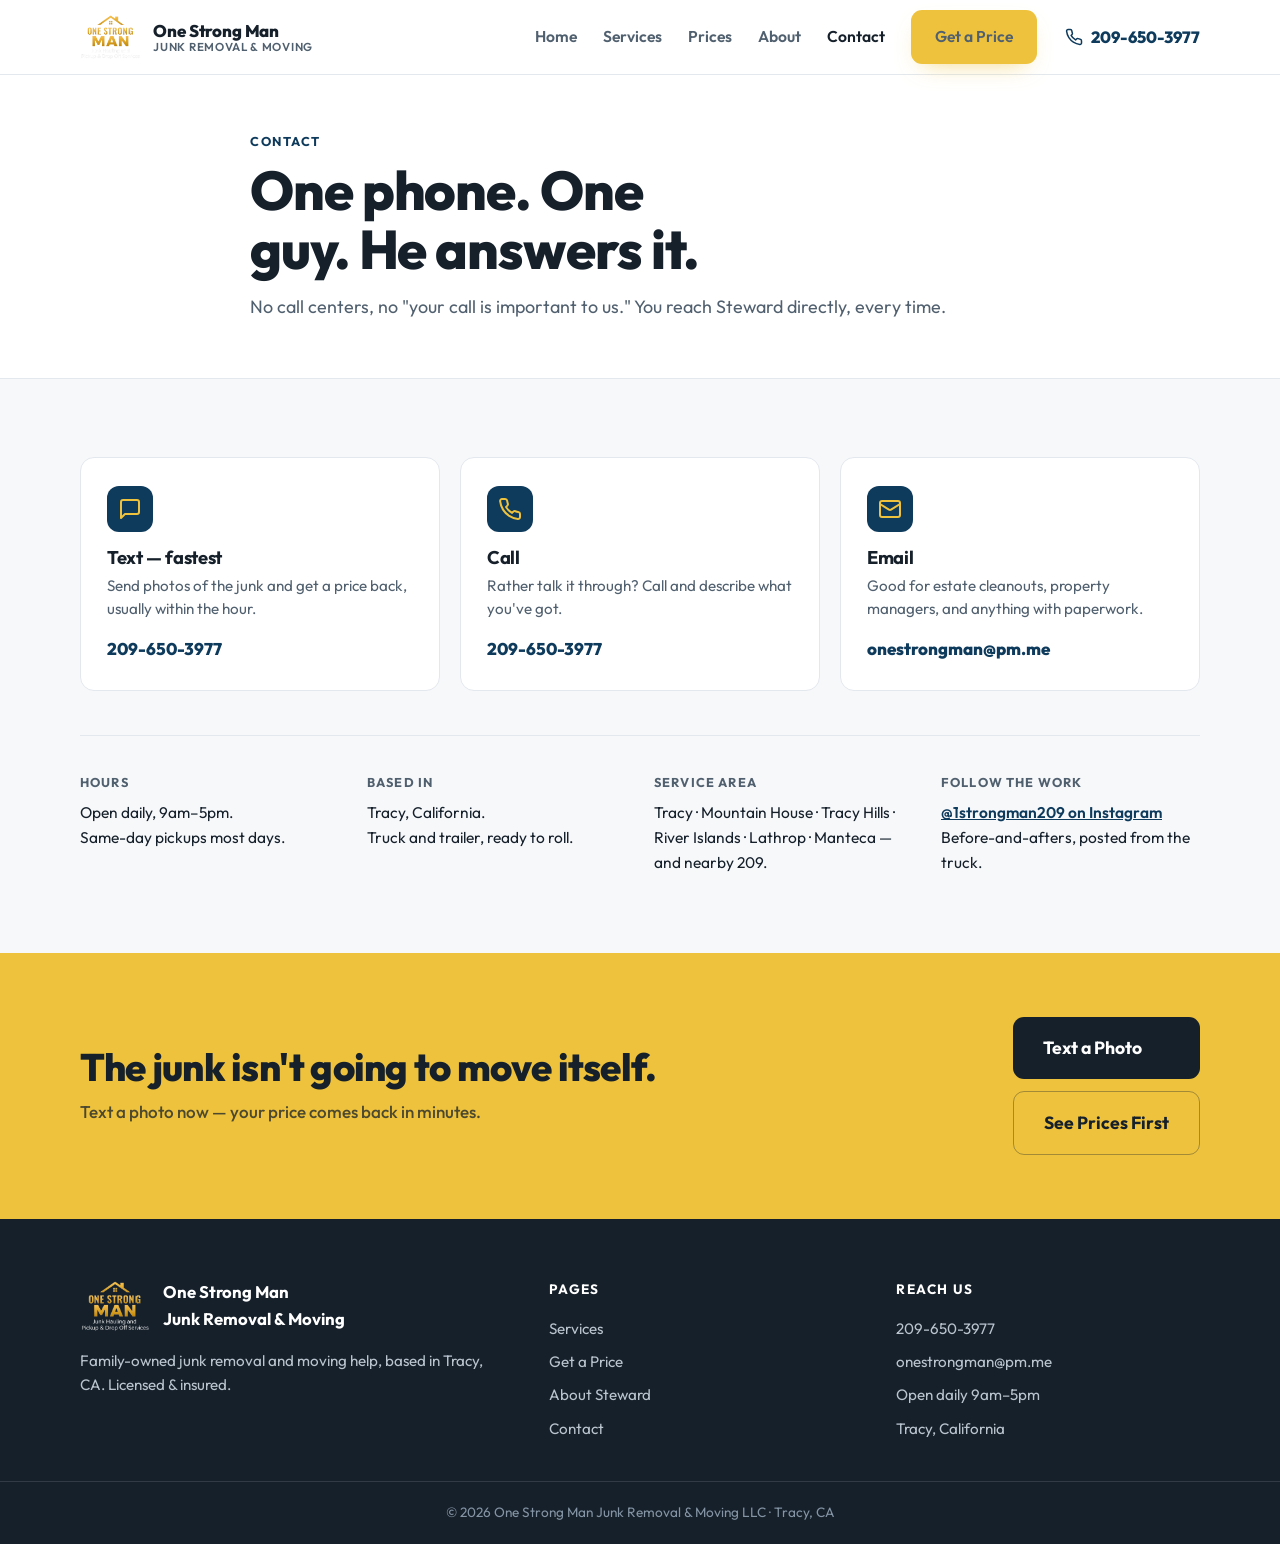
<file: docs/contact.html>
<!DOCTYPE html>
<html lang="en">
<head>
<meta charset="UTF-8">
<meta name="viewport" content="width=device-width, initial-scale=1.0">
<title>Contact — One Strong Man Junk Removal, Tracy CA</title>
<meta name="description" content="Call or text 209-650-3977, or email onestrongman@pm.me. Open daily 9am–5pm. Serving Tracy, Mountain House, Lathrop, Manteca and the 209.">
<link rel="preconnect" href="https://fonts.googleapis.com">
<link rel="preconnect" href="https://fonts.gstatic.com" crossorigin>
<link href="https://fonts.googleapis.com/css2?family=Outfit:wght@400;500;600;700;800&display=swap" rel="stylesheet">
<link rel="stylesheet" href="css/styles.css">
<link rel="icon" type="image/png" href="img/osm-badge.png">
</head>
<body>

<header class="site-header">
  <div class="wrap">
    <a class="brand" href="index.html">
      <span class="rotating-logo"><img class="badge" src="img/osm-badge.png" alt="One Strong Man LLC badge"></span>
      <span class="brand-text"><strong>One Strong Man</strong><span>Junk Removal &amp; Moving</span></span>
    </a>
    <nav class="site-nav" id="siteNav">
      <a href="index.html">Home</a>
      <a href="services.html">Services</a>
      <a href="index.html#prices">Prices</a>
      <a href="about.html">About</a>
      <a href="contact.html" aria-current="page">Contact</a>
      <a class="btn btn-accent" href="quote.html">Get a Price</a>
    </nav>
    <a class="header-phone" href="tel:+12096503977">
      <svg width="18" height="18" viewBox="0 0 24 24" fill="none" stroke="currentColor" stroke-width="2" stroke-linecap="round" stroke-linejoin="round"><path d="M22 16.92v3a2 2 0 0 1-2.18 2 19.79 19.79 0 0 1-8.63-3.07 19.5 19.5 0 0 1-6-6 19.79 19.79 0 0 1-3.07-8.67A2 2 0 0 1 4.11 2h3a2 2 0 0 1 2 1.72c.127.96.361 1.903.7 2.81a2 2 0 0 1-.45 2.11L8.09 9.91a16 16 0 0 0 6 6l1.27-1.27a2 2 0 0 1 2.11-.45c.907.339 1.85.573 2.81.7A2 2 0 0 1 22 16.92z"/></svg>
      <span class="phone-num">209-650-3977</span>
    </a>
    <button class="nav-toggle" id="navToggle" aria-label="Open menu" aria-expanded="false">
      <svg width="26" height="26" viewBox="0 0 24 24" fill="none" stroke="currentColor" stroke-width="2" stroke-linecap="round"><line x1="3" y1="7" x2="21" y2="7"/><line x1="3" y1="12" x2="21" y2="12"/><line x1="3" y1="17" x2="21" y2="17"/></svg>
    </button>
  </div>
</header>

<section class="page-hero">
  <div class="wrap">
    <span class="kicker">Contact</span>
    <h1>One phone. One guy. He answers it.</h1>
    <p class="lead">No call centers, no "your call is important to us." You reach Steward directly, every time.</p>
  </div>
</section>

<section class="section">
  <div class="wrap">
    <div class="contact-grid">
      <a class="contact-card reveal" href="sms:+12096503977?&body=Hi%20Steward%2C%20here%20are%20photos%20of%20what%20I%20need%20gone.">
        <div class="contact-ico">
          <svg width="24" height="24" viewBox="0 0 24 24" fill="none" stroke="currentColor" stroke-width="2" stroke-linecap="round" stroke-linejoin="round"><path d="M21 15a2 2 0 0 1-2 2H7l-4 4V5a2 2 0 0 1 2-2h14a2 2 0 0 1 2 2z"/></svg>
        </div>
        <h3>Text — fastest</h3>
        <p>Send photos of the junk and get a price back, usually within the hour.</p>
        <span class="contact-val">209-650-3977</span>
      </a>
      <a class="contact-card reveal" href="tel:+12096503977">
        <div class="contact-ico">
          <svg width="24" height="24" viewBox="0 0 24 24" fill="none" stroke="currentColor" stroke-width="2" stroke-linecap="round" stroke-linejoin="round"><path d="M22 16.92v3a2 2 0 0 1-2.18 2 19.79 19.79 0 0 1-8.63-3.07 19.5 19.5 0 0 1-6-6 19.79 19.79 0 0 1-3.07-8.67A2 2 0 0 1 4.11 2h3a2 2 0 0 1 2 1.72c.127.96.361 1.903.7 2.81a2 2 0 0 1-.45 2.11L8.09 9.91a16 16 0 0 0 6 6l1.27-1.27a2 2 0 0 1 2.11-.45c.907.339 1.85.573 2.81.7A2 2 0 0 1 22 16.92z"/></svg>
        </div>
        <h3>Call</h3>
        <p>Rather talk it through? Call and describe what you've got.</p>
        <span class="contact-val">209-650-3977</span>
      </a>
      <a class="contact-card reveal" href="mailto:onestrongman@pm.me">
        <div class="contact-ico">
          <svg width="24" height="24" viewBox="0 0 24 24" fill="none" stroke="currentColor" stroke-width="2" stroke-linecap="round" stroke-linejoin="round"><rect x="2" y="4" width="20" height="16" rx="2"/><path d="m22 7-8.97 5.7a1.94 1.94 0 0 1-2.06 0L2 7"/></svg>
        </div>
        <h3>Email</h3>
        <p>Good for estate cleanouts, property managers, and anything with paperwork.</p>
        <span class="contact-val">onestrongman@pm.me</span>
      </a>
    </div>

    <div class="info-strip reveal">
      <div>
        <h4>Hours</h4>
        <p>Open daily, 9am–5pm.<br>Same-day pickups most days.</p>
      </div>
      <div>
        <h4>Based in</h4>
        <p>Tracy, California.<br>Truck and trailer, ready to roll.</p>
      </div>
      <div>
        <h4>Service area</h4>
        <p>Tracy · Mountain House · Tracy Hills · River Islands · Lathrop · Manteca — and nearby 209.</p>
      </div>
      <div>
        <h4>Follow the work</h4>
        <p><a href="https://www.instagram.com/1strongman209" target="_blank" rel="noopener">@1strongman209 on Instagram</a><br>Before-and-afters, posted from the truck.</p>
      </div>
    </div>
  </div>
</section>

<section class="cta-band">
  <div class="wrap">
    <div class="reveal">
      <h2>The junk isn't going to move itself.</h2>
      <p>Text a photo now — your price comes back in minutes.</p>
    </div>
    <div class="cta-actions reveal">
      <a class="btn btn-navy btn-lg" href="sms:+12096503977?&body=Hi%20Steward%2C%20here%20are%20photos%20of%20what%20I%20need%20gone.">Text a Photo</a>
      <a class="btn btn-ghost btn-lg" href="quote.html">See Prices First</a>
    </div>
  </div>
</section>

<footer class="site-footer">
  <div class="wrap">
    <div>
      <div class="foot-brand"><img src="img/osm-badge.png" alt=""><strong>One Strong Man<br>Junk Removal &amp; Moving</strong></div>
      <p>Family-owned junk removal and moving help, based in Tracy, CA. Licensed &amp; insured.</p>
    </div>
    <div>
      <h4>Pages</h4>
      <ul>
        <li><a href="services.html">Services</a></li>
        <li><a href="quote.html">Get a Price</a></li>
        <li><a href="about.html">About Steward</a></li>
        <li><a href="contact.html">Contact</a></li>
      </ul>
    </div>
    <div>
      <h4>Reach Us</h4>
      <ul>
        <li><a href="tel:+12096503977">209-650-3977</a></li>
        <li><a href="mailto:onestrongman@pm.me">onestrongman@pm.me</a></li>
        <li>Open daily 9am–5pm</li>
        <li>Tracy, California</li>
      </ul>
    </div>
  </div>
  <div class="legal">© <span id="year"></span> One Strong Man Junk Removal &amp; Moving LLC · Tracy, CA</div>
</footer>

<div class="mobile-bar">
  <a class="m-call" href="tel:+12096503977">
    <svg width="17" height="17" viewBox="0 0 24 24" fill="none" stroke="currentColor" stroke-width="2" stroke-linecap="round" stroke-linejoin="round"><path d="M22 16.92v3a2 2 0 0 1-2.18 2 19.79 19.79 0 0 1-8.63-3.07 19.5 19.5 0 0 1-6-6 19.79 19.79 0 0 1-3.07-8.67A2 2 0 0 1 4.11 2h3a2 2 0 0 1 2 1.72c.127.96.361 1.903.7 2.81a2 2 0 0 1-.45 2.11L8.09 9.91a16 16 0 0 0 6 6l1.27-1.27a2 2 0 0 1 2.11-.45c.907.339 1.85.573 2.81.7A2 2 0 0 1 22 16.92z"/></svg>
    Call Now
  </a>
  <a class="m-text" href="sms:+12096503977?&body=Hi%20Steward%2C%20here%20are%20photos%20of%20what%20I%20need%20gone.">
    <svg width="17" height="17" viewBox="0 0 24 24" fill="none" stroke="currentColor" stroke-width="2" stroke-linecap="round" stroke-linejoin="round"><path d="M21 15a2 2 0 0 1-2 2H7l-4 4V5a2 2 0 0 1 2-2h14a2 2 0 0 1 2 2z"/></svg>
    Text a Photo
  </a>
</div>

<script src="js/main.js"></script>
</body>
</html>
</file>
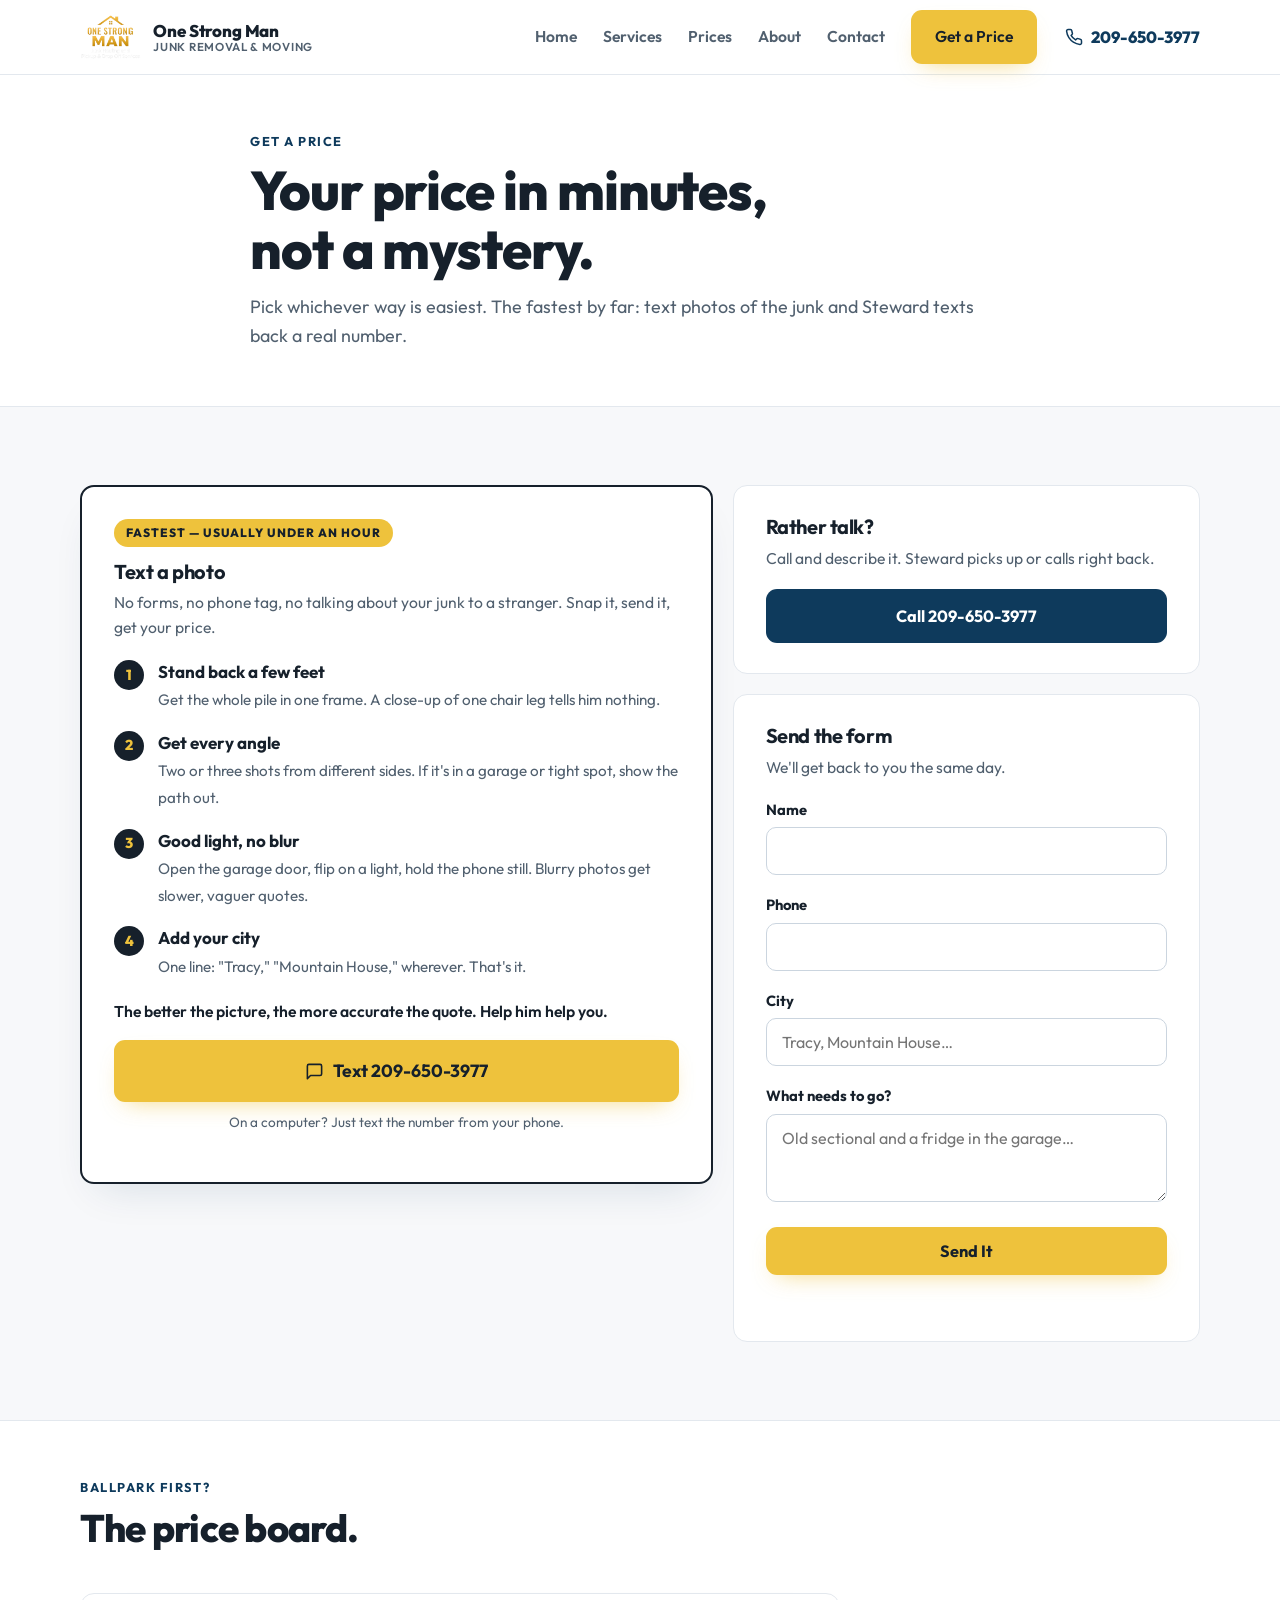
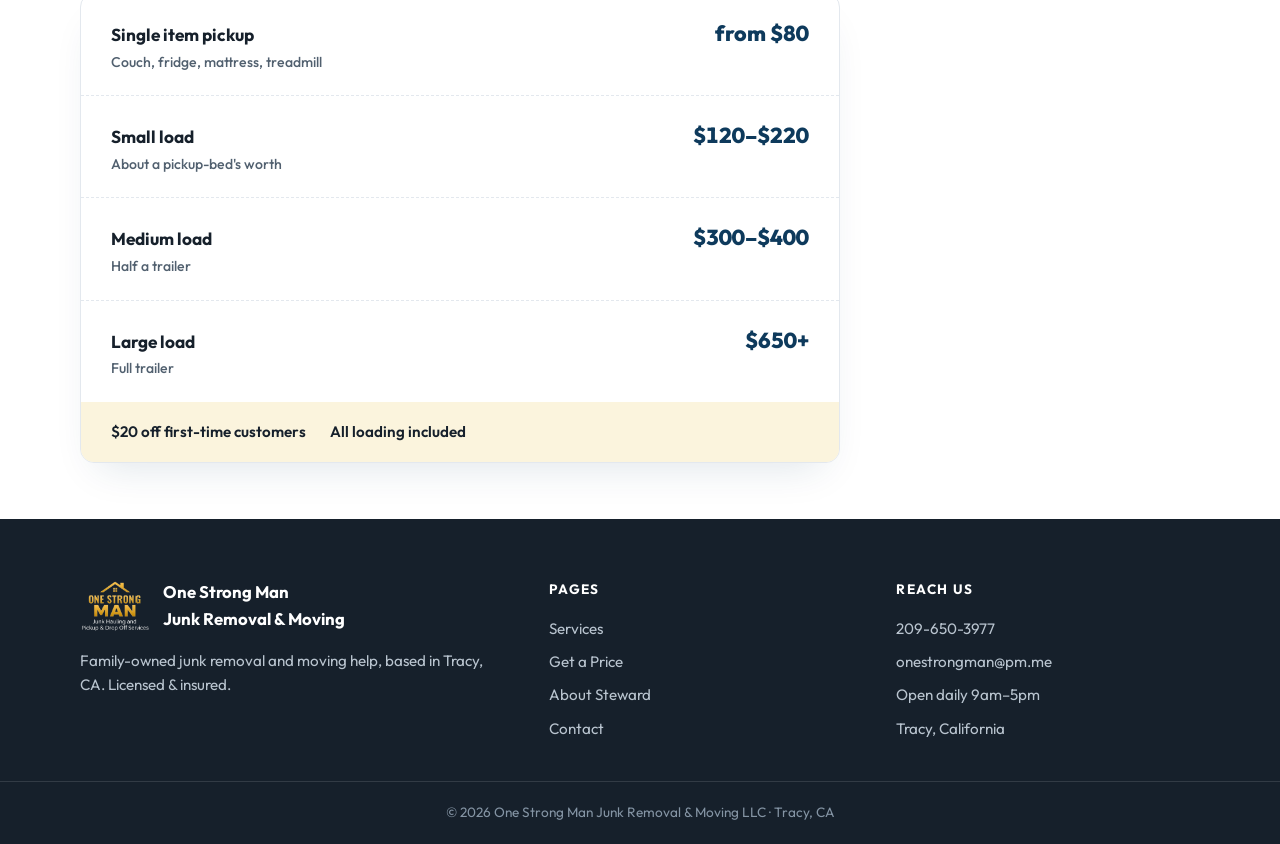
<file: docs/quote.html>
<!DOCTYPE html>
<html lang="en">
<head>
<meta charset="UTF-8">
<meta name="viewport" content="width=device-width, initial-scale=1.0">
<title>Get a Price — One Strong Man Junk Removal, Tracy CA</title>
<meta name="description" content="Get your junk removal price in minutes. Text photos to 209-650-3977, call, or send the form. Real prices, same-day pickup in Tracy, CA.">
<link rel="preconnect" href="https://fonts.googleapis.com">
<link rel="preconnect" href="https://fonts.gstatic.com" crossorigin>
<link href="https://fonts.googleapis.com/css2?family=Outfit:wght@400;500;600;700;800&display=swap" rel="stylesheet">
<link rel="stylesheet" href="css/styles.css">
<link rel="icon" type="image/png" href="img/osm-badge.png">
</head>
<body>

<header class="site-header">
  <div class="wrap">
    <a class="brand" href="index.html">
      <span class="rotating-logo"><img class="badge" src="img/osm-badge.png" alt="One Strong Man LLC badge"></span>
      <span class="brand-text"><strong>One Strong Man</strong><span>Junk Removal &amp; Moving</span></span>
    </a>
    <nav class="site-nav" id="siteNav">
      <a href="index.html">Home</a>
      <a href="services.html">Services</a>
      <a href="index.html#prices">Prices</a>
      <a href="about.html">About</a>
      <a href="contact.html">Contact</a>
      <a class="btn btn-accent" href="quote.html" aria-current="page">Get a Price</a>
    </nav>
    <a class="header-phone" href="tel:+12096503977">
      <svg width="18" height="18" viewBox="0 0 24 24" fill="none" stroke="currentColor" stroke-width="2" stroke-linecap="round" stroke-linejoin="round"><path d="M22 16.92v3a2 2 0 0 1-2.18 2 19.79 19.79 0 0 1-8.63-3.07 19.5 19.5 0 0 1-6-6 19.79 19.79 0 0 1-3.07-8.67A2 2 0 0 1 4.11 2h3a2 2 0 0 1 2 1.72c.127.96.361 1.903.7 2.81a2 2 0 0 1-.45 2.11L8.09 9.91a16 16 0 0 0 6 6l1.27-1.27a2 2 0 0 1 2.11-.45c.907.339 1.85.573 2.81.7A2 2 0 0 1 22 16.92z"/></svg>
      <span class="phone-num">209-650-3977</span>
    </a>
    <button class="nav-toggle" id="navToggle" aria-label="Open menu" aria-expanded="false">
      <svg width="26" height="26" viewBox="0 0 24 24" fill="none" stroke="currentColor" stroke-width="2" stroke-linecap="round"><line x1="3" y1="7" x2="21" y2="7"/><line x1="3" y1="12" x2="21" y2="12"/><line x1="3" y1="17" x2="21" y2="17"/></svg>
    </button>
  </div>
</header>

<section class="page-hero">
  <div class="wrap">
    <span class="kicker">Get a Price</span>
    <h1>Your price in minutes, not a mystery.</h1>
    <p class="lead">Pick whichever way is easiest. The fastest by far: text photos of the junk and Steward texts back a real number.</p>
  </div>
</section>

<section class="section">
  <div class="wrap">
    <div class="quote-paths">
      <div class="path-card primary reveal">
        <span class="path-label">Fastest — usually under an hour</span>
        <h3>Text a photo</h3>
        <p>No forms, no phone tag, no talking about your junk to a stranger. Snap it, send it, get your price.</p>
        <ol class="guide-steps">
          <li><span class="g-num">1</span><div><strong>Stand back a few feet</strong><span>Get the whole pile in one frame. A close-up of one chair leg tells him nothing.</span></div></li>
          <li><span class="g-num">2</span><div><strong>Get every angle</strong><span>Two or three shots from different sides. If it's in a garage or tight spot, show the path out.</span></div></li>
          <li><span class="g-num">3</span><div><strong>Good light, no blur</strong><span>Open the garage door, flip on a light, hold the phone still. Blurry photos get slower, vaguer quotes.</span></div></li>
          <li><span class="g-num">4</span><div><strong>Add your city</strong><span>One line: "Tracy," "Mountain House," wherever. That's it.</span></div></li>
        </ol>
        <p style="margin:20px 0 16px;font-weight:600;color:var(--ink);">The better the picture, the more accurate the quote. Help him help you.</p>
        <a class="btn btn-accent btn-lg" style="width:100%;justify-content:center;" href="sms:+12096503977?&body=Hi%20Steward%2C%20here%20are%20photos%20of%20what%20I%20need%20gone.%20I%27m%20in%20">
          <svg width="19" height="19" viewBox="0 0 24 24" fill="none" stroke="currentColor" stroke-width="2" stroke-linecap="round" stroke-linejoin="round"><path d="M21 15a2 2 0 0 1-2 2H7l-4 4V5a2 2 0 0 1 2-2h14a2 2 0 0 1 2 2z"/></svg>
          Text 209-650-3977
        </a>
        <p class="hint" style="font-size:0.85rem;color:var(--muted);margin-top:10px;text-align:center;">On a computer? Just text the number from your phone.</p>
      </div>

      <div style="display:grid;gap:20px;">
        <div class="path-card reveal">
          <h3>Rather talk?</h3>
          <p>Call and describe it. Steward picks up or calls right back.</p>
          <a class="btn btn-navy" style="width:100%;justify-content:center;" href="tel:+12096503977">Call 209-650-3977</a>
        </div>
        <div class="path-card reveal">
          <h3>Send the form</h3>
          <p>We'll get back to you the same day.</p>
          <form id="quoteForm" class="form-grid" novalidate>
            <div class="field">
              <label for="qName">Name</label>
              <input id="qName" name="name" type="text" autocomplete="name" required>
              <p class="error">Please add your name.</p>
            </div>
            <div class="field">
              <label for="qPhone">Phone</label>
              <input id="qPhone" name="phone" type="tel" autocomplete="tel" required>
              <p class="error">Please add a phone number so we can send your price.</p>
            </div>
            <div class="field">
              <label for="qCity">City</label>
              <input id="qCity" name="city" type="text" placeholder="Tracy, Mountain House…">
            </div>
            <div class="field">
              <label for="qWhat">What needs to go?</label>
              <textarea id="qWhat" name="details" rows="3" placeholder="Old sectional and a fridge in the garage…" required></textarea>
              <p class="error">Tell us roughly what you've got.</p>
            </div>
            <button class="btn btn-accent" type="submit" style="justify-content:center;">Send It</button>
            <p class="hint" id="formStatus"></p>
          </form>
        </div>
      </div>
    </div>
  </div>
</section>

<section class="section-tight" style="background:var(--surface);border-top:1px solid var(--line);">
  <div class="wrap">
    <div class="section-head reveal">
      <span class="kicker">Ballpark First?</span>
      <h2>The price board.</h2>
    </div>
    <div class="price-board reveal" style="max-width:760px;">
      <div class="price-row"><div class="price-name">Single item pickup<small>Couch, fridge, mattress, treadmill</small></div><div class="price-num">from $80</div></div>
      <div class="price-row"><div class="price-name">Small load<small>About a pickup-bed's worth</small></div><div class="price-num">$120–$220</div></div>
      <div class="price-row"><div class="price-name">Medium load<small>Half a trailer</small></div><div class="price-num">$300–$400</div></div>
      <div class="price-row"><div class="price-name">Large load<small>Full trailer</small></div><div class="price-num">$650+</div></div>
      <div class="price-foot"><span>$20 off first-time customers</span><span>All loading included</span></div>
    </div>
  </div>
</section>

<footer class="site-footer">
  <div class="wrap">
    <div>
      <div class="foot-brand"><img src="img/osm-badge.png" alt=""><strong>One Strong Man<br>Junk Removal &amp; Moving</strong></div>
      <p>Family-owned junk removal and moving help, based in Tracy, CA. Licensed &amp; insured.</p>
    </div>
    <div>
      <h4>Pages</h4>
      <ul>
        <li><a href="services.html">Services</a></li>
        <li><a href="quote.html">Get a Price</a></li>
        <li><a href="about.html">About Steward</a></li>
        <li><a href="contact.html">Contact</a></li>
      </ul>
    </div>
    <div>
      <h4>Reach Us</h4>
      <ul>
        <li><a href="tel:+12096503977">209-650-3977</a></li>
        <li><a href="mailto:onestrongman@pm.me">onestrongman@pm.me</a></li>
        <li>Open daily 9am–5pm</li>
        <li>Tracy, California</li>
      </ul>
    </div>
  </div>
  <div class="legal">© <span id="year"></span> One Strong Man Junk Removal &amp; Moving LLC · Tracy, CA</div>
</footer>

<div class="mobile-bar">
  <a class="m-call" href="tel:+12096503977">
    <svg width="17" height="17" viewBox="0 0 24 24" fill="none" stroke="currentColor" stroke-width="2" stroke-linecap="round" stroke-linejoin="round"><path d="M22 16.92v3a2 2 0 0 1-2.18 2 19.79 19.79 0 0 1-8.63-3.07 19.5 19.5 0 0 1-6-6 19.79 19.79 0 0 1-3.07-8.67A2 2 0 0 1 4.11 2h3a2 2 0 0 1 2 1.72c.127.96.361 1.903.7 2.81a2 2 0 0 1-.45 2.11L8.09 9.91a16 16 0 0 0 6 6l1.27-1.27a2 2 0 0 1 2.11-.45c.907.339 1.85.573 2.81.7A2 2 0 0 1 22 16.92z"/></svg>
    Call Now
  </a>
  <a class="m-text" href="sms:+12096503977?&body=Hi%20Steward%2C%20here%20are%20photos%20of%20what%20I%20need%20gone.">
    <svg width="17" height="17" viewBox="0 0 24 24" fill="none" stroke="currentColor" stroke-width="2" stroke-linecap="round" stroke-linejoin="round"><path d="M21 15a2 2 0 0 1-2 2H7l-4 4V5a2 2 0 0 1 2-2h14a2 2 0 0 1 2 2z"/></svg>
    Text a Photo
  </a>
</div>

<script src="js/main.js"></script>
</body>
</html>
</file>
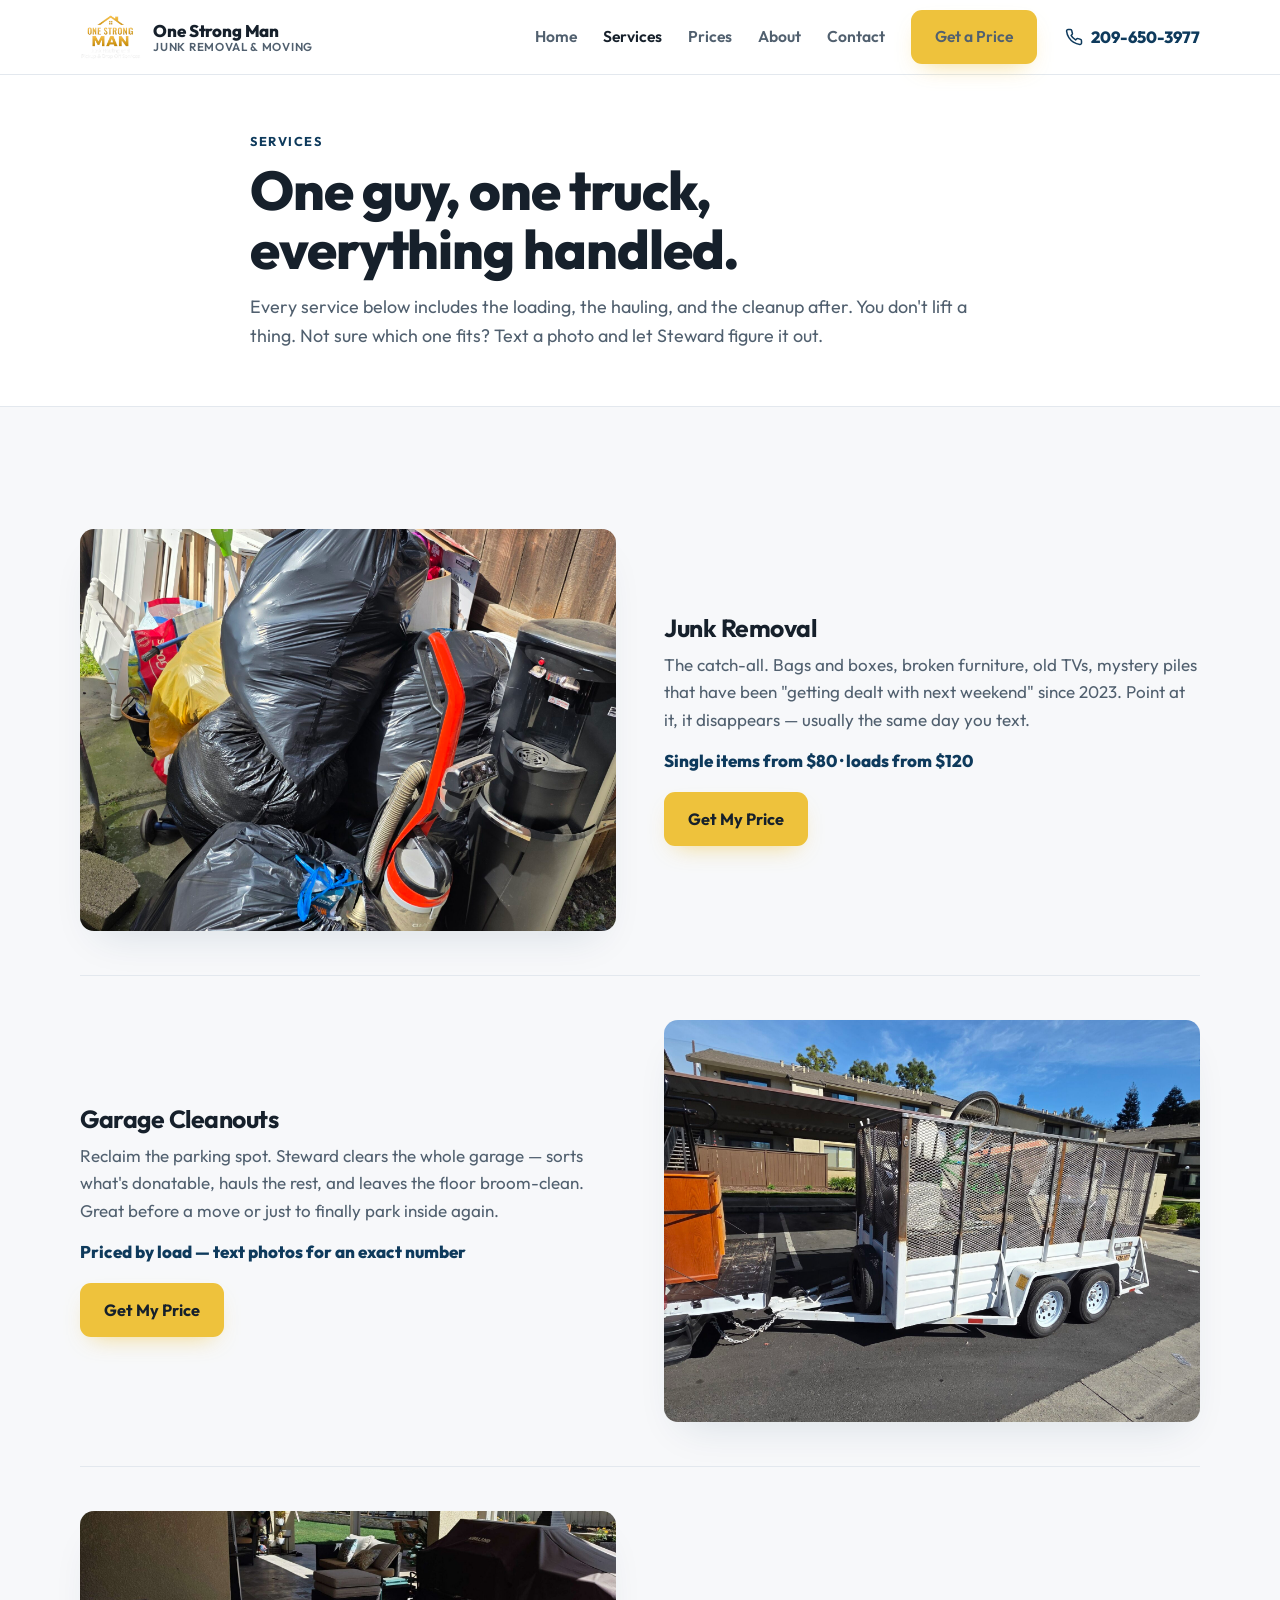
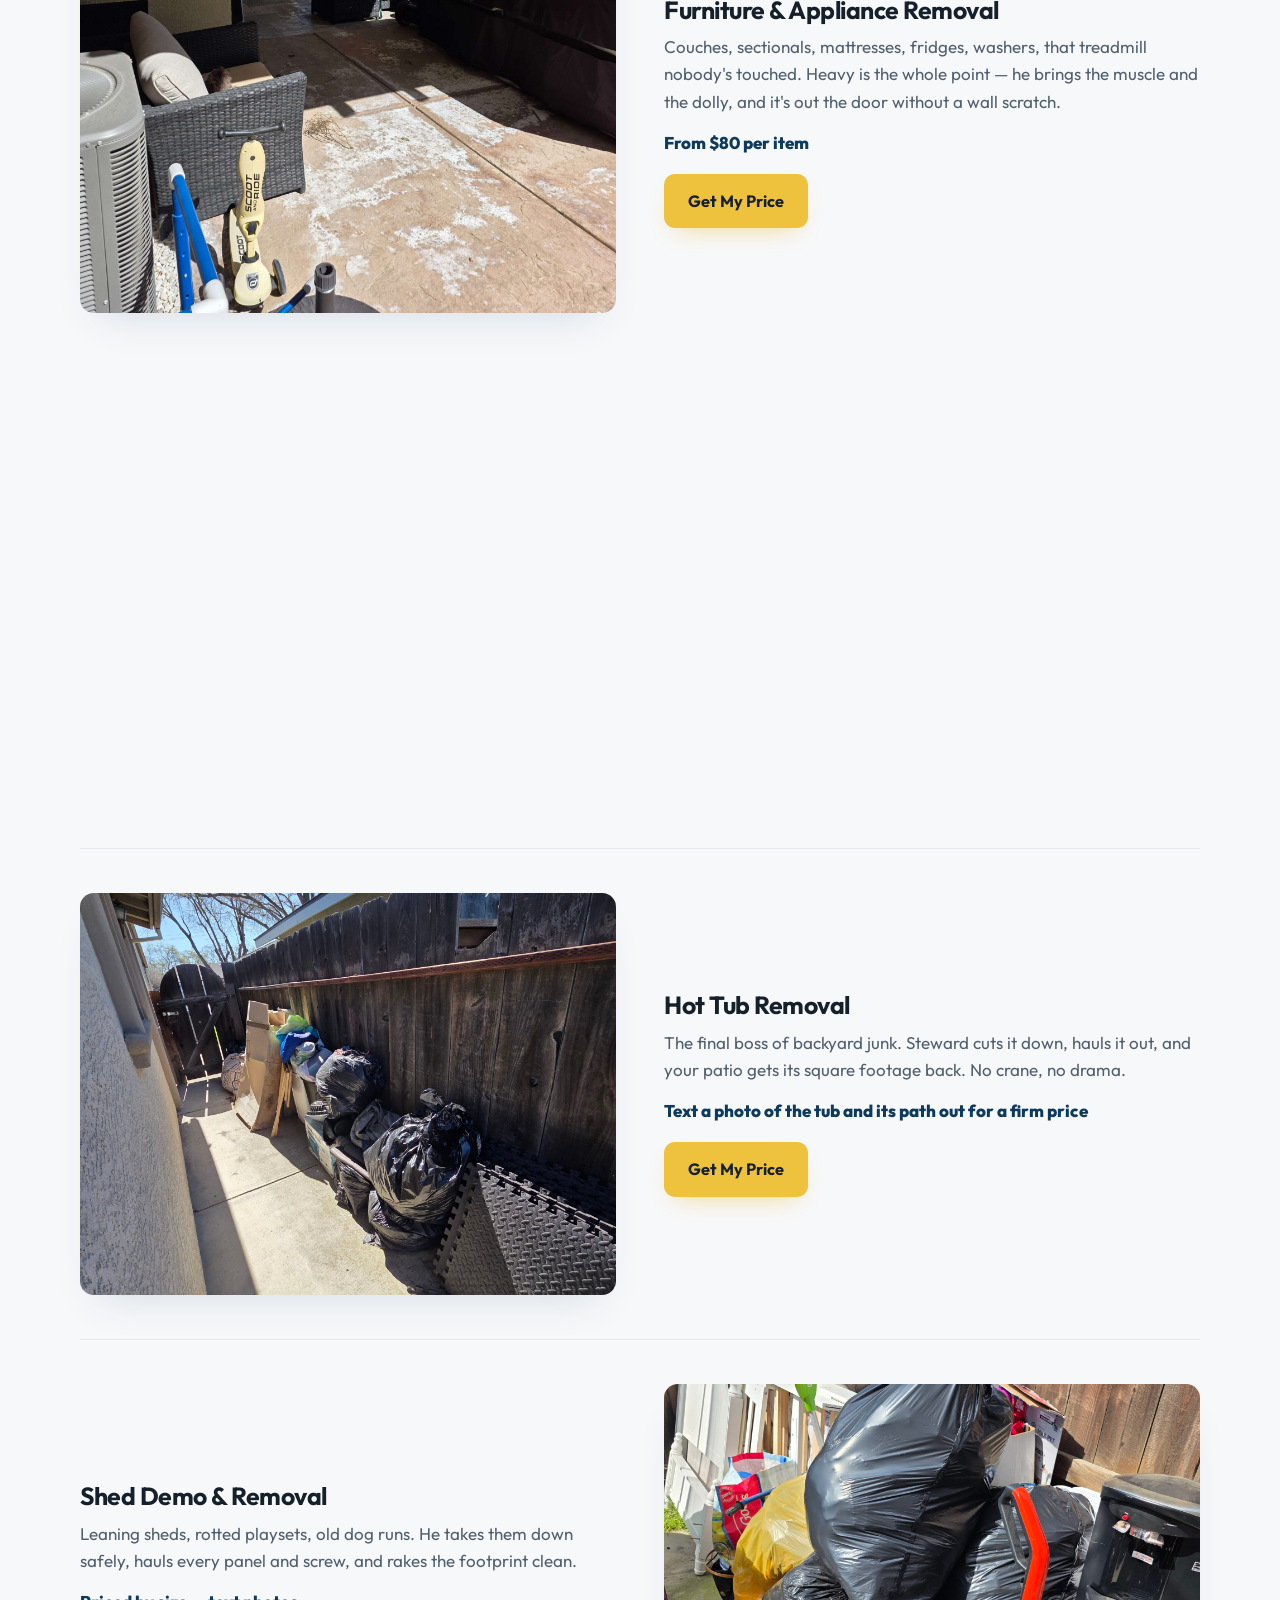
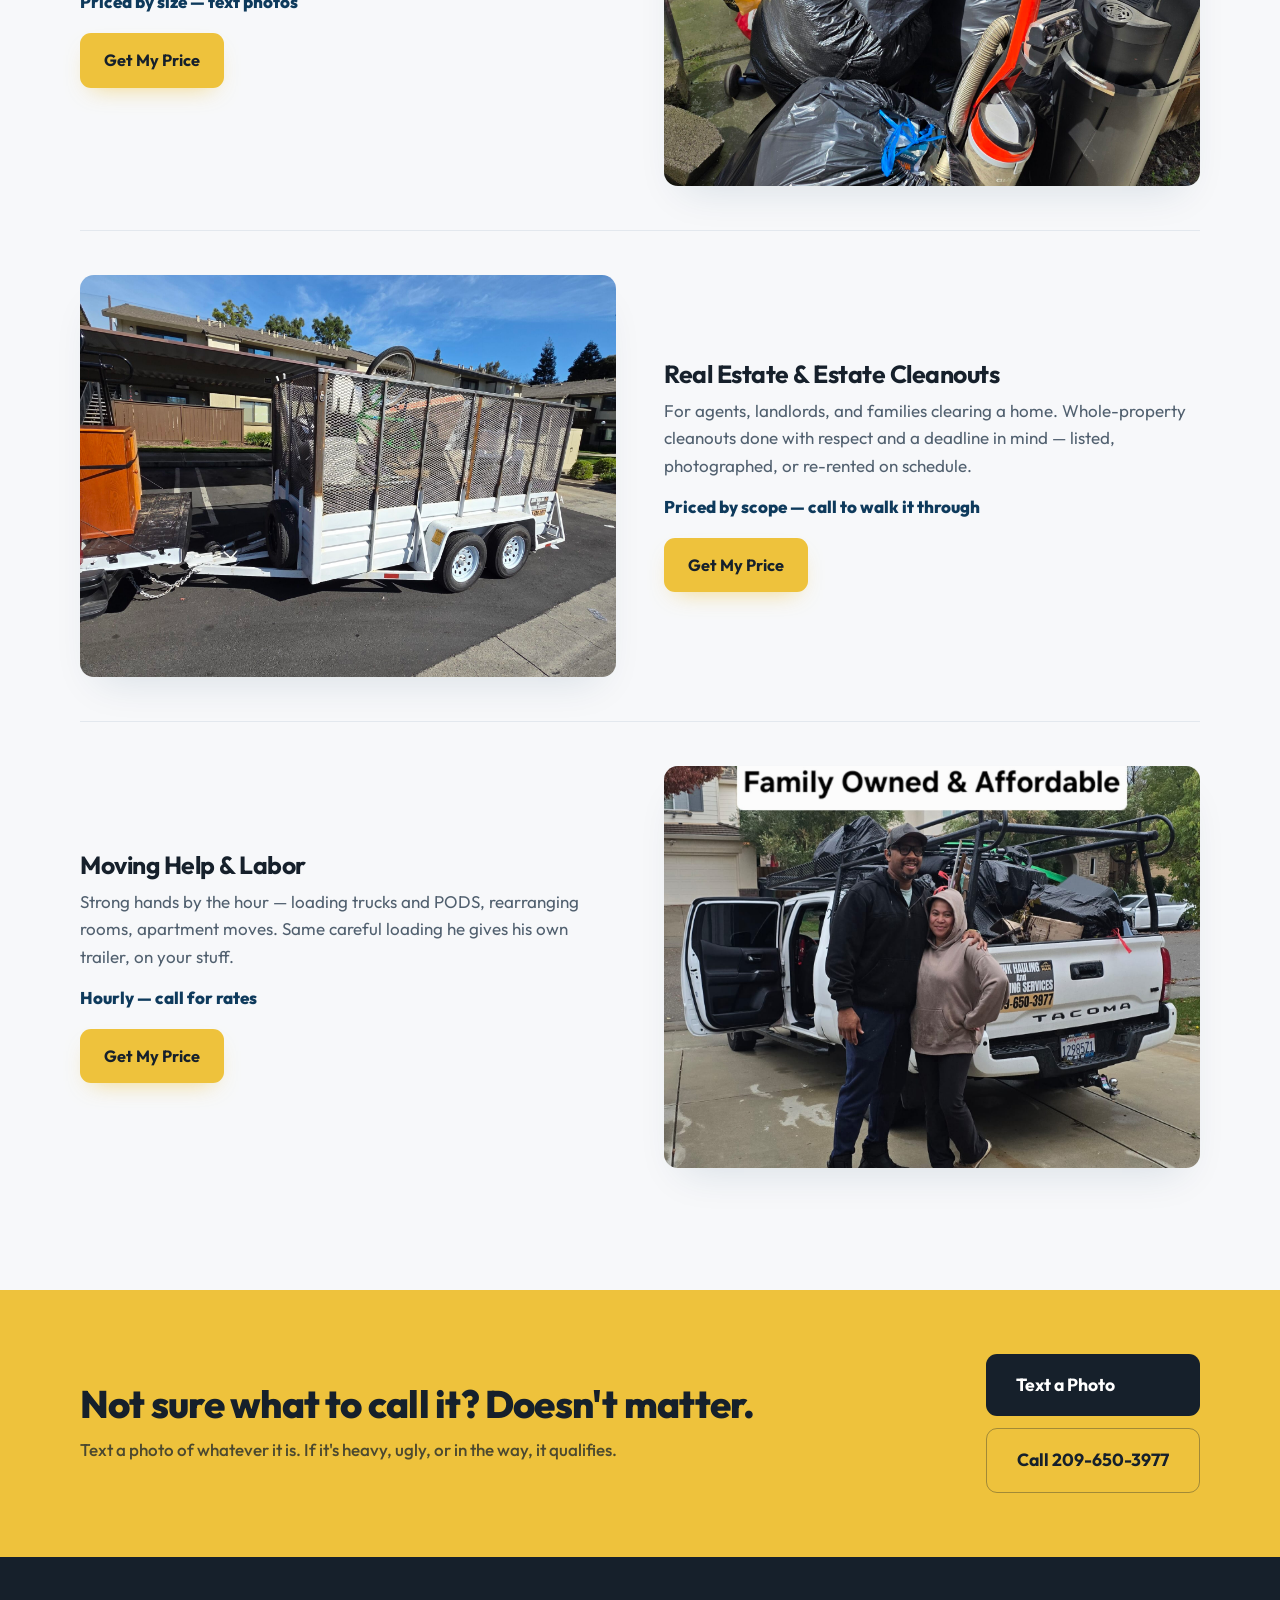
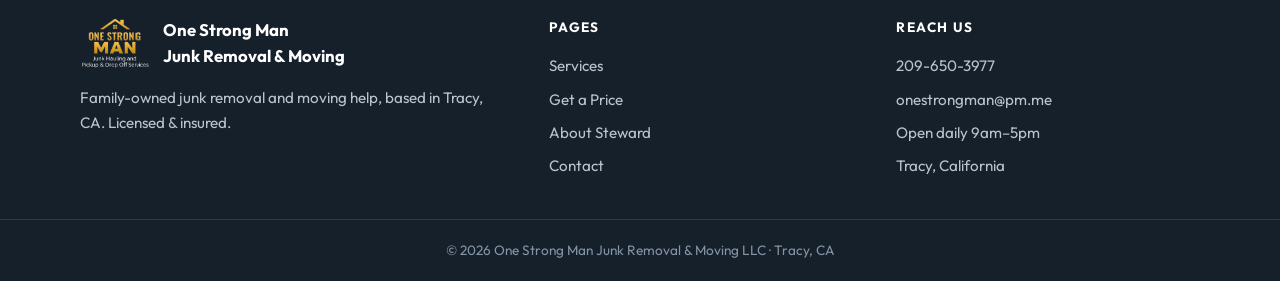
<file: docs/services.html>
<!DOCTYPE html>
<html lang="en">
<head>
<meta charset="UTF-8">
<meta name="viewport" content="width=device-width, initial-scale=1.0">
<title>Services — Junk Removal, Cleanouts & Moving Help | One Strong Man, Tracy CA</title>
<meta name="description" content="Junk removal, garage and estate cleanouts, furniture and appliance removal, yard cleanups, hot tub removal, shed demo, and moving labor in Tracy, CA.">
<link rel="preconnect" href="https://fonts.googleapis.com">
<link rel="preconnect" href="https://fonts.gstatic.com" crossorigin>
<link href="https://fonts.googleapis.com/css2?family=Outfit:wght@400;500;600;700;800&display=swap" rel="stylesheet">
<link rel="stylesheet" href="css/styles.css">
<link rel="icon" type="image/png" href="img/osm-badge.png">
</head>
<body>

<header class="site-header">
  <div class="wrap">
    <a class="brand" href="index.html">
      <span class="rotating-logo"><img class="badge" src="img/osm-badge.png" alt="One Strong Man LLC badge"></span>
      <span class="brand-text"><strong>One Strong Man</strong><span>Junk Removal &amp; Moving</span></span>
    </a>
    <nav class="site-nav" id="siteNav">
      <a href="index.html">Home</a>
      <a href="services.html" aria-current="page">Services</a>
      <a href="index.html#prices">Prices</a>
      <a href="about.html">About</a>
      <a href="contact.html">Contact</a>
      <a class="btn btn-accent" href="quote.html">Get a Price</a>
    </nav>
    <a class="header-phone" href="tel:+12096503977">
      <svg width="18" height="18" viewBox="0 0 24 24" fill="none" stroke="currentColor" stroke-width="2" stroke-linecap="round" stroke-linejoin="round"><path d="M22 16.92v3a2 2 0 0 1-2.18 2 19.79 19.79 0 0 1-8.63-3.07 19.5 19.5 0 0 1-6-6 19.79 19.79 0 0 1-3.07-8.67A2 2 0 0 1 4.11 2h3a2 2 0 0 1 2 1.72c.127.96.361 1.903.7 2.81a2 2 0 0 1-.45 2.11L8.09 9.91a16 16 0 0 0 6 6l1.27-1.27a2 2 0 0 1 2.11-.45c.907.339 1.85.573 2.81.7A2 2 0 0 1 22 16.92z"/></svg>
      <span class="phone-num">209-650-3977</span>
    </a>
    <button class="nav-toggle" id="navToggle" aria-label="Open menu" aria-expanded="false">
      <svg width="26" height="26" viewBox="0 0 24 24" fill="none" stroke="currentColor" stroke-width="2" stroke-linecap="round"><line x1="3" y1="7" x2="21" y2="7"/><line x1="3" y1="12" x2="21" y2="12"/><line x1="3" y1="17" x2="21" y2="17"/></svg>
    </button>
  </div>
</header>

<section class="page-hero">
  <div class="wrap">
    <span class="kicker">Services</span>
    <h1>One guy, one truck, everything handled.</h1>
    <p class="lead">Every service below includes the loading, the hauling, and the cleanup after. You don't lift a thing. Not sure which one fits? Text a photo and let Steward figure it out.</p>
  </div>
</section>

<section class="section">
  <div class="wrap">

    <div class="svc-feature reveal" id="junk-removal">
      <div class="svc-media"><img src="img/job-junk-pile.jpg" alt="Household junk pile ready for removal in Tracy" loading="lazy"></div>
      <div class="svc-copy">
        <h3>Junk Removal</h3>
        <p>The catch-all. Bags and boxes, broken furniture, old TVs, mystery piles that have been "getting dealt with next weekend" since 2023. Point at it, it disappears — usually the same day you text.</p>
        <span class="from">Single items from $80 · loads from $120</span>
        <a class="btn btn-accent" href="quote.html">Get My Price</a>
      </div>
    </div>

    <div class="svc-feature reveal" id="garage-cleanouts">
      <div class="svc-media"><img src="img/job-trailer-loaded.jpg" alt="Trailer loaded during a garage cleanout" loading="lazy"></div>
      <div class="svc-copy">
        <h3>Garage Cleanouts</h3>
        <p>Reclaim the parking spot. Steward clears the whole garage — sorts what's donatable, hauls the rest, and leaves the floor broom-clean. Great before a move or just to finally park inside again.</p>
        <span class="from">Priced by load — text photos for an exact number</span>
        <a class="btn btn-accent" href="quote.html">Get My Price</a>
      </div>
    </div>

    <div class="svc-feature reveal" id="furniture-appliance">
      <div class="svc-media"><img src="img/job-patio.jpg" alt="Patio furniture and appliances staged for removal" loading="lazy"></div>
      <div class="svc-copy">
        <h3>Furniture &amp; Appliance Removal</h3>
        <p>Couches, sectionals, mattresses, fridges, washers, that treadmill nobody's touched. Heavy is the whole point — he brings the muscle and the dolly, and it's out the door without a wall scratch.</p>
        <span class="from">From $80 per item</span>
        <a class="btn btn-accent" href="quote.html">Get My Price</a>
      </div>
    </div>

    <div class="svc-feature reveal" id="yard-cleanups">
      <div class="svc-media"><img src="img/job-backyard.jpg" alt="Backyard corner before a yard cleanup" loading="lazy"></div>
      <div class="svc-copy">
        <h3>Yard Cleanups</h3>
        <p>Green waste, old trampolines, broken planters, fence boards, the stuff behind the shed. He hauls off what the city bins won't take and leaves the yard looking like you actually own a rake.</p>
        <span class="from">Priced by load — text photos</span>
        <a class="btn btn-accent" href="quote.html">Get My Price</a>
      </div>
    </div>

    <div class="svc-feature reveal" id="hot-tub">
      <div class="svc-media"><img src="img/job-sideyard.jpg" alt="Side yard cleared during a removal job" loading="lazy"></div>
      <div class="svc-copy">
        <h3>Hot Tub Removal</h3>
        <p>The final boss of backyard junk. Steward cuts it down, hauls it out, and your patio gets its square footage back. No crane, no drama.</p>
        <span class="from">Text a photo of the tub and its path out for a firm price</span>
        <a class="btn btn-accent" href="quote.html">Get My Price</a>
      </div>
    </div>

    <div class="svc-feature reveal" id="shed-demo">
      <div class="svc-media"><img src="img/job-junk-pile.jpg" alt="Debris from a shed demolition" loading="lazy"></div>
      <div class="svc-copy">
        <h3>Shed Demo &amp; Removal</h3>
        <p>Leaning sheds, rotted playsets, old dog runs. He takes them down safely, hauls every panel and screw, and rakes the footprint clean.</p>
        <span class="from">Priced by size — text photos</span>
        <a class="btn btn-accent" href="quote.html">Get My Price</a>
      </div>
    </div>

    <div class="svc-feature reveal" id="real-estate">
      <div class="svc-media"><img src="img/job-trailer-loaded.jpg" alt="Full trailer from a property cleanout" loading="lazy"></div>
      <div class="svc-copy">
        <h3>Real Estate &amp; Estate Cleanouts</h3>
        <p>For agents, landlords, and families clearing a home. Whole-property cleanouts done with respect and a deadline in mind — listed, photographed, or re-rented on schedule.</p>
        <span class="from">Priced by scope — call to walk it through</span>
        <a class="btn btn-accent" href="quote.html">Get My Price</a>
      </div>
    </div>

    <div class="svc-feature reveal" id="moving-labor">
      <div class="svc-media"><img src="img/steward-family.jpg" alt="Steward and family with a loaded moving truck" loading="lazy"></div>
      <div class="svc-copy">
        <h3>Moving Help &amp; Labor</h3>
        <p>Strong hands by the hour — loading trucks and PODS, rearranging rooms, apartment moves. Same careful loading he gives his own trailer, on your stuff.</p>
        <span class="from">Hourly — call for rates</span>
        <a class="btn btn-accent" href="quote.html">Get My Price</a>
      </div>
    </div>

  </div>
</section>

<section class="cta-band">
  <div class="wrap">
    <div class="reveal">
      <h2>Not sure what to call it? Doesn't matter.</h2>
      <p>Text a photo of whatever it is. If it's heavy, ugly, or in the way, it qualifies.</p>
    </div>
    <div class="cta-actions reveal">
      <a class="btn btn-navy btn-lg" href="sms:+12096503977?&body=Hi%20Steward%2C%20here%20are%20photos%20of%20what%20I%20need%20gone.">Text a Photo</a>
      <a class="btn btn-ghost btn-lg" href="tel:+12096503977">Call 209-650-3977</a>
    </div>
  </div>
</section>

<footer class="site-footer">
  <div class="wrap">
    <div>
      <div class="foot-brand"><img src="img/osm-badge.png" alt=""><strong>One Strong Man<br>Junk Removal &amp; Moving</strong></div>
      <p>Family-owned junk removal and moving help, based in Tracy, CA. Licensed &amp; insured.</p>
    </div>
    <div>
      <h4>Pages</h4>
      <ul>
        <li><a href="services.html">Services</a></li>
        <li><a href="quote.html">Get a Price</a></li>
        <li><a href="about.html">About Steward</a></li>
        <li><a href="contact.html">Contact</a></li>
      </ul>
    </div>
    <div>
      <h4>Reach Us</h4>
      <ul>
        <li><a href="tel:+12096503977">209-650-3977</a></li>
        <li><a href="mailto:onestrongman@pm.me">onestrongman@pm.me</a></li>
        <li>Open daily 9am–5pm</li>
        <li>Tracy, California</li>
      </ul>
    </div>
  </div>
  <div class="legal">© <span id="year"></span> One Strong Man Junk Removal &amp; Moving LLC · Tracy, CA</div>
</footer>

<div class="mobile-bar">
  <a class="m-call" href="tel:+12096503977">
    <svg width="17" height="17" viewBox="0 0 24 24" fill="none" stroke="currentColor" stroke-width="2" stroke-linecap="round" stroke-linejoin="round"><path d="M22 16.92v3a2 2 0 0 1-2.18 2 19.79 19.79 0 0 1-8.63-3.07 19.5 19.5 0 0 1-6-6 19.79 19.79 0 0 1-3.07-8.67A2 2 0 0 1 4.11 2h3a2 2 0 0 1 2 1.72c.127.96.361 1.903.7 2.81a2 2 0 0 1-.45 2.11L8.09 9.91a16 16 0 0 0 6 6l1.27-1.27a2 2 0 0 1 2.11-.45c.907.339 1.85.573 2.81.7A2 2 0 0 1 22 16.92z"/></svg>
    Call Now
  </a>
  <a class="m-text" href="sms:+12096503977?&body=Hi%20Steward%2C%20here%20are%20photos%20of%20what%20I%20need%20gone.">
    <svg width="17" height="17" viewBox="0 0 24 24" fill="none" stroke="currentColor" stroke-width="2" stroke-linecap="round" stroke-linejoin="round"><path d="M21 15a2 2 0 0 1-2 2H7l-4 4V5a2 2 0 0 1 2-2h14a2 2 0 0 1 2 2z"/></svg>
    Text a Photo
  </a>
</div>

<script src="js/main.js"></script>
</body>
</html>
</file>
<file: docs/css/styles.css>
/* One Strong Man Junk Removal & Moving — Tracy, CA */

:root {
  --bg: #f7f8fa;
  --surface: #ffffff;
  --ink: #16202b;
  --muted: #51606f;
  --navy: #0e3a5c;
  --navy-deep: #0a2c46;
  --accent: #eec23c;
  --line: #e3e8ee;
  --radius: 14px;
  --shadow: 0 20px 40px -18px rgba(14, 58, 92, 0.14);
  --ease: cubic-bezier(0.16, 1, 0.3, 1);
}

* { margin: 0; padding: 0; box-sizing: border-box; }

html { scroll-behavior: smooth; }

body {
  font-family: "Outfit", system-ui, -apple-system, sans-serif;
  background: var(--bg);
  color: var(--ink);
  line-height: 1.6;
  font-size: 17px;
  -webkit-font-smoothing: antialiased;
}

img { max-width: 100%; display: block; }

a { color: inherit; }

.wrap {
  max-width: 1160px;
  margin: 0 auto;
  padding: 0 20px;
}

/* ---------- Typography ---------- */

h1, h2, h3 { line-height: 1.08; letter-spacing: -0.02em; text-wrap: balance; }

h1 { font-size: clamp(2.1rem, 5vw, 3.4rem); font-weight: 800; }
h2 { font-size: clamp(1.7rem, 3.6vw, 2.4rem); font-weight: 800; }
h3 { font-size: 1.25rem; font-weight: 700; }

.lead { font-size: 1.12rem; color: var(--muted); max-width: 62ch; }

.kicker {
  display: block;
  font-size: 0.8rem;
  font-weight: 700;
  letter-spacing: 0.12em;
  text-transform: uppercase;
  color: var(--navy);
  margin-bottom: 10px;
}

/* ---------- Buttons ---------- */

.btn {
  display: inline-flex;
  align-items: center;
  gap: 9px;
  font-family: inherit;
  font-size: 1.02rem;
  font-weight: 700;
  padding: 14px 24px;
  border-radius: 11px;
  border: none;
  cursor: pointer;
  text-decoration: none;
  transition: transform 0.25s var(--ease), box-shadow 0.25s var(--ease), background 0.25s var(--ease);
}

.btn:active { transform: scale(0.98); }

.btn svg { flex-shrink: 0; }

.btn-accent {
  background: var(--accent);
  color: var(--ink);
  box-shadow: 0 10px 24px -12px rgba(238, 194, 60, 0.7);
}
.btn-accent:hover { transform: translateY(-2px); box-shadow: 0 16px 30px -12px rgba(238, 194, 60, 0.8); }

.btn-navy {
  background: var(--navy);
  color: #fff;
}
.btn-navy:hover { transform: translateY(-2px); background: var(--navy-deep); }

.btn-ghost {
  background: transparent;
  color: var(--navy);
  border: 1.5px solid #c6d1db;
}
.btn-ghost:hover { border-color: var(--navy); transform: translateY(-2px); }

.btn-lg { padding: 17px 30px; font-size: 1.1rem; }

/* ---------- Header ---------- */

.site-header {
  position: sticky;
  top: 0;
  z-index: 50;
  background: rgba(255, 255, 255, 0.92);
  backdrop-filter: blur(12px);
  border-bottom: 1px solid var(--line);
}

.site-header .wrap {
  display: flex;
  align-items: center;
  gap: 28px;
  height: 74px;
}

.brand {
  display: flex;
  align-items: center;
  gap: 11px;
  text-decoration: none;
  margin-right: auto;
}

.brand img.badge { height: 46px; width: auto; }

.brand .brand-text { line-height: 1.15; }
.brand .brand-text strong { display: block; font-size: 1.06rem; font-weight: 800; letter-spacing: -0.01em; }
.brand .brand-text span { display: block; font-size: 0.72rem; font-weight: 600; color: var(--muted); letter-spacing: 0.06em; text-transform: uppercase; }

/* The spinning LLC badge — carried over from the old site, per Steward */
.rotating-logo img {
  animation: tiltLogo 3s ease-in-out infinite;
  transform-origin: center;
}
@keyframes tiltLogo {
  0%   { transform: rotate(0deg); }
  25%  { transform: rotate(3deg); }
  50%  { transform: rotate(0deg); }
  75%  { transform: rotate(-3deg); }
  100% { transform: rotate(0deg); }
}

.site-nav { display: flex; align-items: center; gap: 26px; }

.site-nav a {
  text-decoration: none;
  font-weight: 600;
  font-size: 0.98rem;
  color: var(--muted);
  transition: color 0.2s;
}
.site-nav a:hover, .site-nav a[aria-current="page"] { color: var(--ink); }

.header-phone {
  display: inline-flex;
  align-items: center;
  gap: 8px;
  text-decoration: none;
  font-weight: 800;
  color: var(--navy);
  font-size: 1.02rem;
  white-space: nowrap;
}

.nav-toggle {
  display: none;
  background: none;
  border: none;
  cursor: pointer;
  padding: 8px;
  color: var(--ink);
}

/* ---------- Hero ---------- */

.hero { background: var(--surface); border-bottom: 1px solid var(--line); overflow: hidden; }

.hero .wrap {
  display: grid;
  grid-template-columns: 1.05fr 0.95fr;
  gap: 48px;
  align-items: center;
  padding-top: 64px;
  padding-bottom: 64px;
}

.hero-copy .rating {
  display: flex;
  align-items: center;
  gap: 10px;
  font-size: 0.95rem;
  font-weight: 600;
  color: var(--muted);
  margin-bottom: 18px;
}
.hero-copy .rating .stars { color: #e8a911; letter-spacing: 2px; font-size: 1rem; }

.hero-copy h1 span.mark {
  background: linear-gradient(transparent 62%, var(--accent) 62%);
}

.hero-copy .lead { margin-top: 18px; }

.hero-points { list-style: none; margin: 22px 0 28px; display: grid; gap: 10px; }
.hero-points li { display: flex; align-items: flex-start; gap: 10px; font-weight: 500; color: var(--ink); }
.hero-points li svg { margin-top: 4px; color: var(--navy); flex-shrink: 0; }

.hero-ctas { display: flex; flex-wrap: wrap; gap: 13px; }

.hero-media { position: relative; }

.hero-media img {
  border-radius: 18px;
  box-shadow: var(--shadow);
  aspect-ratio: 4 / 3;
  object-fit: cover;
  width: 100%;
}

.hero-media .snap {
  position: absolute;
  left: -14px;
  bottom: -16px;
  background: var(--surface);
  border: 1px solid var(--line);
  border-radius: 12px;
  box-shadow: var(--shadow);
  padding: 12px 18px;
  font-size: 0.9rem;
  font-weight: 600;
}
.hero-media .snap strong { display: block; font-size: 1.15rem; font-weight: 800; color: var(--navy); }

/* ---------- Trust strip ---------- */

.trust-strip { background: var(--surface); }
.trust-strip .wrap {
  display: flex;
  flex-wrap: wrap;
  gap: 12px 38px;
  padding-top: 18px;
  padding-bottom: 18px;
  border-top: 1px solid var(--line);
  justify-content: center;
}
.trust-strip span {
  display: inline-flex;
  align-items: center;
  gap: 8px;
  font-size: 0.92rem;
  font-weight: 600;
  color: var(--muted);
}
.trust-strip svg { color: var(--navy); }

/* ---------- Sections ---------- */

.section { padding: 78px 0; }
.section-tight { padding: 56px 0; }
.section-head { max-width: 640px; margin-bottom: 44px; }
.section-head.center { margin-left: auto; margin-right: auto; text-align: center; }
.section-head .lead { margin-top: 12px; }

/* ---------- Price board ---------- */

.price-board {
  background: var(--surface);
  border: 1px solid var(--line);
  border-radius: var(--radius);
  box-shadow: var(--shadow);
  overflow: hidden;
}

.price-row {
  display: grid;
  grid-template-columns: 1fr auto;
  gap: 20px;
  align-items: baseline;
  padding: 22px 30px;
}
.price-row + .price-row { border-top: 1px dashed var(--line); }

.price-row .price-name { font-weight: 700; font-size: 1.08rem; }
.price-row .price-name small { display: block; font-weight: 500; color: var(--muted); font-size: 0.88rem; margin-top: 2px; }
.price-row .price-num { font-weight: 800; font-size: 1.35rem; color: var(--navy); font-variant-numeric: tabular-nums; white-space: nowrap; }

.price-foot {
  background: #fbf4dd;
  padding: 18px 30px;
  font-size: 0.95rem;
  font-weight: 600;
  display: flex;
  flex-wrap: wrap;
  gap: 8px 24px;
}

.price-note { margin-top: 20px; color: var(--muted); font-size: 0.95rem; max-width: 60ch; }

.price-grid {
  display: grid;
  grid-template-columns: 1.1fr 0.9fr;
  gap: 48px;
  align-items: start;
}

.price-aside h3 { margin-bottom: 10px; }
.price-aside p { color: var(--muted); margin-bottom: 18px; }

/* ---------- Steps ---------- */

.steps {
  display: grid;
  grid-template-columns: repeat(3, 1fr);
  gap: 0;
  border-top: 1px solid var(--line);
}

.step {
  padding: 34px 30px 8px 0;
  border-top: 3px solid transparent;
  margin-top: -1px;
}
.step:nth-child(1) { border-top-color: var(--accent); }
.step:nth-child(2) { border-top-color: var(--navy); }
.step:nth-child(3) { border-top-color: var(--ink); }

.step .step-num { font-size: 0.85rem; font-weight: 800; letter-spacing: 0.1em; color: var(--muted); }
.step h3 { margin: 10px 0 8px; }
.step p { color: var(--muted); font-size: 0.98rem; }

/* ---------- Services zig-zag ---------- */

.svc-feature {
  display: grid;
  grid-template-columns: 1fr 1fr;
  gap: 48px;
  align-items: center;
  padding: 44px 0;
}
.svc-feature:nth-child(even) .svc-media { order: 2; }
.svc-feature + .svc-feature { border-top: 1px solid var(--line); }

.svc-media img {
  border-radius: var(--radius);
  box-shadow: var(--shadow);
  aspect-ratio: 4 / 3;
  object-fit: cover;
  width: 100%;
}

.svc-copy h3 { font-size: 1.55rem; margin-bottom: 10px; }
.svc-copy p { color: var(--muted); margin-bottom: 14px; max-width: 54ch; }
.svc-copy .from { font-weight: 800; color: var(--navy); margin-bottom: 18px; display: block; }

.svc-links {
  display: grid;
  grid-template-columns: repeat(2, 1fr);
  gap: 12px;
  margin-top: 8px;
}

.svc-link {
  display: flex;
  align-items: center;
  justify-content: space-between;
  gap: 12px;
  padding: 18px 22px;
  background: var(--surface);
  border: 1px solid var(--line);
  border-radius: 12px;
  text-decoration: none;
  font-weight: 700;
  transition: transform 0.25s var(--ease), box-shadow 0.25s var(--ease), border-color 0.25s;
}
.svc-link:hover { transform: translateY(-3px); box-shadow: var(--shadow); border-color: #c9d4de; }
.svc-link svg { color: var(--navy); flex-shrink: 0; }

/* ---------- Reviews ---------- */

.reviews-grid {
  columns: 2;
  column-gap: 20px;
}

.review {
  break-inside: avoid;
  background: var(--surface);
  border: 1px solid var(--line);
  border-radius: var(--radius);
  padding: 26px 28px;
  margin-bottom: 20px;
}

.review .stars { color: #e8a911; letter-spacing: 2px; margin-bottom: 10px; font-size: 0.95rem; }
.review p { font-size: 1rem; margin-bottom: 14px; }
.review cite { font-style: normal; font-weight: 700; font-size: 0.92rem; }
.review cite span { display: block; font-weight: 500; color: var(--muted); font-size: 0.85rem; }

/* ---------- Face / trust section ---------- */

.face-section { background: var(--navy-deep); color: #fff; }
.face-section .wrap {
  display: grid;
  grid-template-columns: 0.9fr 1.1fr;
  gap: 56px;
  align-items: center;
  padding-top: 78px;
  padding-bottom: 78px;
}
.face-section .kicker { color: var(--accent); }
.face-section p { color: #c3d0dc; margin-top: 16px; max-width: 56ch; }
.face-section img { border-radius: 18px; box-shadow: 0 30px 60px -25px rgba(0, 0, 0, 0.55); }
.face-section .btn-accent { margin-top: 26px; }

/* ---------- Area ---------- */

.area-list {
  display: flex;
  flex-wrap: wrap;
  gap: 10px;
  margin-top: 20px;
}
.area-list span {
  background: var(--surface);
  border: 1px solid var(--line);
  border-radius: 100px;
  padding: 9px 18px;
  font-weight: 600;
  font-size: 0.95rem;
}

/* ---------- FAQ ---------- */

.faq { display: grid; gap: 12px; max-width: 760px; }

.faq details {
  background: var(--surface);
  border: 1px solid var(--line);
  border-radius: 12px;
  padding: 0 24px;
}
.faq summary {
  cursor: pointer;
  font-weight: 700;
  padding: 19px 0;
  list-style: none;
  display: flex;
  justify-content: space-between;
  align-items: center;
  gap: 16px;
}
.faq summary::-webkit-details-marker { display: none; }
.faq summary::after { content: "+"; font-size: 1.4rem; font-weight: 600; color: var(--navy); transition: transform 0.25s var(--ease); }
.faq details[open] summary::after { transform: rotate(45deg); }
.faq details p { color: var(--muted); padding-bottom: 20px; max-width: 62ch; }

/* ---------- CTA band ---------- */

.cta-band { background: var(--accent); }
.cta-band .wrap {
  padding-top: 64px;
  padding-bottom: 64px;
  display: grid;
  grid-template-columns: 1.2fr auto;
  gap: 32px;
  align-items: center;
}
.cta-band h2 { color: var(--ink); }
.cta-band p { color: rgba(22, 32, 43, 0.75); font-weight: 500; margin-top: 10px; }
.cta-band .cta-actions { display: flex; flex-direction: column; gap: 12px; }
.cta-band .btn-navy { background: var(--ink); }
.cta-band .btn-ghost { border-color: rgba(22, 32, 43, 0.35); color: var(--ink); }

/* ---------- Photo guide (quote page) ---------- */

.photo-guide {
  background: var(--surface);
  border: 1px solid var(--line);
  border-radius: var(--radius);
  box-shadow: var(--shadow);
  padding: 34px 36px;
}
.photo-guide h3 { margin-bottom: 6px; }
.photo-guide > p { color: var(--muted); margin-bottom: 22px; }

.guide-steps { display: grid; gap: 16px; }
.guide-steps li {
  display: flex;
  gap: 14px;
  align-items: flex-start;
  list-style: none;
}
.guide-steps .g-num {
  flex-shrink: 0;
  width: 30px;
  height: 30px;
  border-radius: 50%;
  background: var(--ink);
  color: var(--accent);
  font-weight: 800;
  font-size: 0.9rem;
  display: grid;
  place-items: center;
  margin-top: 2px;
}
.guide-steps strong { display: block; }
.guide-steps span { color: var(--muted); font-size: 0.95rem; }

.quote-paths {
  display: grid;
  grid-template-columns: 1.15fr 0.85fr;
  gap: 20px;
  align-items: start;
}

.path-card {
  background: var(--surface);
  border: 1px solid var(--line);
  border-radius: var(--radius);
  padding: 30px 32px;
}
.path-card.primary { border: 2px solid var(--ink); box-shadow: var(--shadow); }
.path-card .path-label {
  display: inline-block;
  background: var(--accent);
  color: var(--ink);
  font-size: 0.75rem;
  font-weight: 800;
  letter-spacing: 0.08em;
  text-transform: uppercase;
  border-radius: 100px;
  padding: 4px 12px;
  margin-bottom: 14px;
}
.path-card h3 { margin-bottom: 8px; }
.path-card p { color: var(--muted); font-size: 0.98rem; margin-bottom: 18px; }
.path-card .stack { display: flex; flex-direction: column; gap: 10px; }

/* ---------- Forms ---------- */

.form-grid { display: grid; gap: 18px; }

.field label { display: block; font-weight: 700; font-size: 0.92rem; margin-bottom: 6px; }
.field input, .field textarea, .field select {
  width: 100%;
  font-family: inherit;
  font-size: 1rem;
  padding: 13px 15px;
  border: 1.5px solid #cbd5df;
  border-radius: 10px;
  background: var(--surface);
  color: var(--ink);
  transition: border-color 0.2s;
}
.field input:focus, .field textarea:focus, .field select:focus {
  outline: none;
  border-color: var(--navy);
  box-shadow: 0 0 0 3px rgba(14, 58, 92, 0.12);
}
.field .hint { font-size: 0.85rem; color: var(--muted); margin-top: 5px; }
.field .error { display: none; font-size: 0.85rem; color: #b3261e; margin-top: 5px; font-weight: 600; }
.field.invalid input, .field.invalid textarea { border-color: #b3261e; }
.field.invalid .error { display: block; }

/* ---------- Page hero (inner pages) ---------- */

.page-hero { background: var(--surface); border-bottom: 1px solid var(--line); }
.page-hero .wrap { padding-top: 56px; padding-bottom: 56px; max-width: 820px; }
.page-hero .lead { margin-top: 14px; }

/* ---------- Footer ---------- */

.site-footer { background: var(--ink); color: #b9c4cf; font-size: 0.95rem; }
.site-footer .wrap {
  display: grid;
  grid-template-columns: 1.4fr 1fr 1fr;
  gap: 44px;
  padding-top: 60px;
  padding-bottom: 40px;
}
.site-footer h4 { color: #fff; font-size: 0.85rem; text-transform: uppercase; letter-spacing: 0.1em; margin-bottom: 16px; }
.site-footer a { color: #b9c4cf; text-decoration: none; }
.site-footer a:hover { color: #fff; }
.site-footer ul { list-style: none; display: grid; gap: 9px; }
.site-footer .foot-brand { display: flex; align-items: center; gap: 12px; margin-bottom: 16px; }
.site-footer .foot-brand img { height: 52px; }
.site-footer .foot-brand strong { color: #fff; font-size: 1.05rem; }
.site-footer .legal {
  border-top: 1px solid rgba(255, 255, 255, 0.12);
  padding: 20px;
  text-align: center;
  font-size: 0.85rem;
  color: #8494a4;
}

/* ---------- Sticky mobile bar ---------- */

.mobile-bar {
  position: fixed;
  bottom: 0;
  left: 0;
  right: 0;
  z-index: 60;
  display: none;
  grid-template-columns: 1fr 1fr;
  background: var(--ink);
  padding: 10px 12px calc(10px + env(safe-area-inset-bottom));
  gap: 10px;
}
.mobile-bar a {
  display: flex;
  align-items: center;
  justify-content: center;
  gap: 8px;
  text-decoration: none;
  font-weight: 800;
  font-size: 1rem;
  padding: 13px 0;
  border-radius: 10px;
}
.mobile-bar .m-call { background: #fff; color: var(--ink); }
.mobile-bar .m-text { background: var(--accent); color: var(--ink); }

/* ---------- Contact page ---------- */

.contact-grid {
  display: grid;
  grid-template-columns: repeat(3, 1fr);
  gap: 20px;
}
.contact-card {
  display: block;
  background: var(--surface);
  border: 1px solid var(--line);
  border-radius: var(--radius);
  padding: 28px 26px;
  text-decoration: none;
  color: var(--ink);
  transition: transform 0.3s var(--ease), box-shadow 0.3s var(--ease), border-color 0.3s var(--ease);
}
.contact-card:hover { transform: translateY(-3px); box-shadow: var(--shadow); border-color: var(--navy); }
.contact-card:active { transform: scale(0.98); }
.contact-ico {
  width: 46px;
  height: 46px;
  border-radius: 12px;
  background: var(--navy);
  color: var(--accent);
  display: grid;
  place-items: center;
  margin-bottom: 16px;
}
.contact-card h3 { font-size: 1.15rem; margin-bottom: 6px; }
.contact-card p { color: var(--muted); font-size: 0.95rem; line-height: 1.55; margin-bottom: 14px; }
.contact-val { font-weight: 800; color: var(--navy); }

.info-strip {
  display: grid;
  grid-template-columns: repeat(4, 1fr);
  gap: 28px;
  margin-top: 44px;
  padding-top: 36px;
  border-top: 1px solid var(--line);
}
.info-strip h4 {
  font-size: 0.8rem;
  font-weight: 700;
  letter-spacing: 0.09em;
  text-transform: uppercase;
  color: var(--muted);
  margin-bottom: 8px;
}
.info-strip p { color: var(--ink); font-size: 0.97rem; line-height: 1.6; }
.info-strip a { color: var(--navy); font-weight: 600; }

/* ---------- Reveal on scroll ---------- */

.reveal { opacity: 0; transform: translateY(22px); transition: opacity 0.7s var(--ease), transform 0.7s var(--ease); }
.reveal.in { opacity: 1; transform: none; }

@media (prefers-reduced-motion: reduce) {
  .reveal { opacity: 1; transform: none; transition: none; }
  .rotating-logo img { animation: none; }
  html { scroll-behavior: auto; }
}

/* ---------- Responsive ---------- */

@media (max-width: 900px) {
  .hero .wrap, .price-grid, .svc-feature, .face-section .wrap, .quote-paths { grid-template-columns: 1fr; }
  .svc-feature:nth-child(even) .svc-media { order: 0; }
  .steps { grid-template-columns: 1fr; }
  .step { padding-right: 0; padding-bottom: 26px; }
  .cta-band .wrap { grid-template-columns: 1fr; }
  .cta-band .cta-actions { flex-direction: row; flex-wrap: wrap; }
  .site-footer .wrap { grid-template-columns: 1fr; gap: 32px; }
  .reviews-grid { columns: 1; }
  .svc-links { grid-template-columns: 1fr; }
  .contact-grid { grid-template-columns: 1fr; }
  .info-strip { grid-template-columns: 1fr 1fr; }
  .hero .wrap { padding-top: 40px; padding-bottom: 48px; gap: 34px; }
  .section { padding: 56px 0; }
}

@media (max-width: 820px) {
  .site-nav {
    display: none;
    position: absolute;
    top: 74px;
    left: 0;
    right: 0;
    background: var(--surface);
    border-bottom: 1px solid var(--line);
    flex-direction: column;
    align-items: flex-start;
    padding: 18px 20px 24px;
    gap: 18px;
    box-shadow: var(--shadow);
  }
  .site-nav.open { display: flex; }
  .nav-toggle { display: block; }
  .header-phone .phone-num { display: none; }
  .mobile-bar { display: grid; }
  body { padding-bottom: 74px; }
}
</file>
